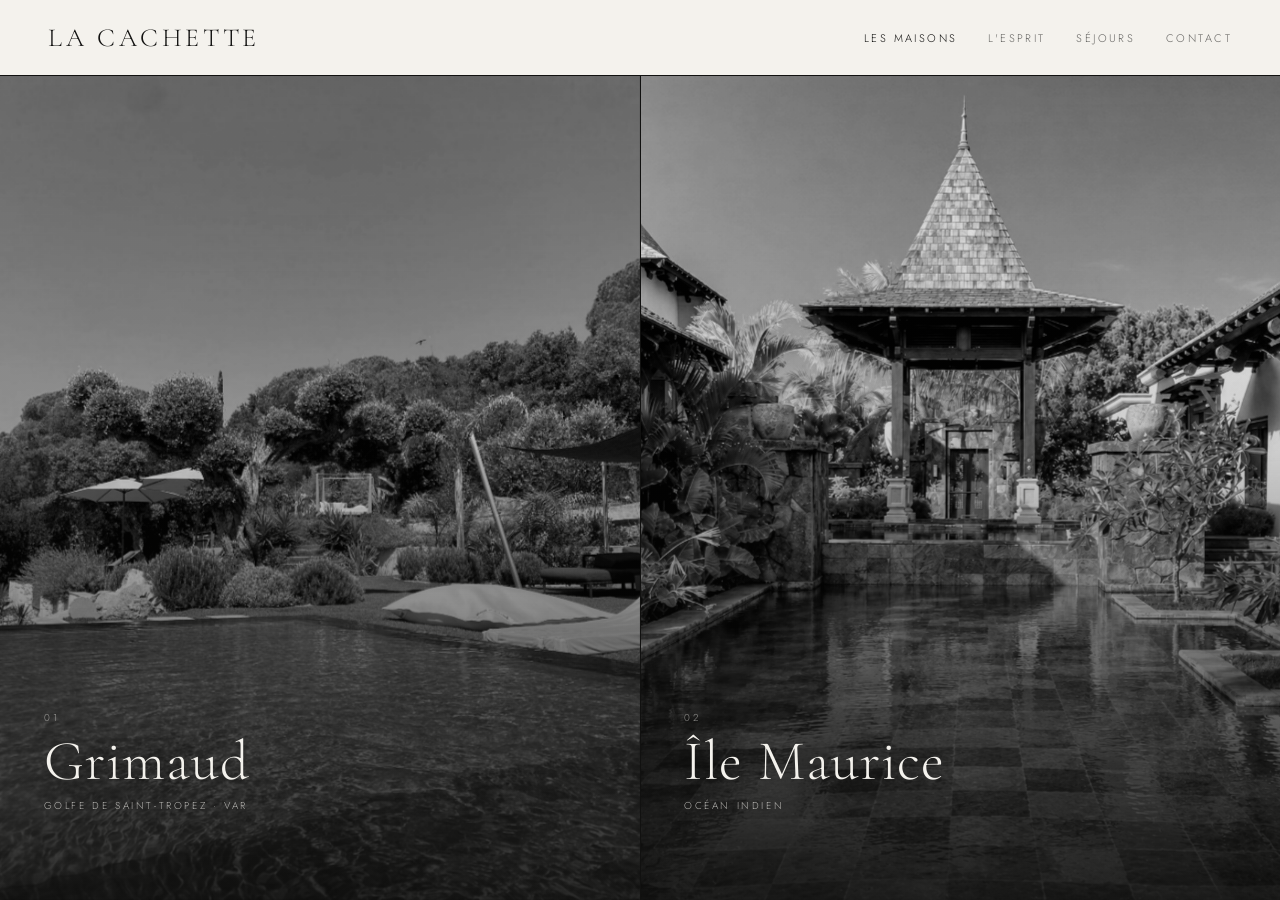
<file: index.html>
<!doctype html>
<html lang="fr">
<head>
<meta charset="utf-8">
<meta name="viewport" content="width=device-width, initial-scale=1">
<meta name="robots" content="noindex, nofollow">
<title>Nos maisons — La Cachette</title>
<meta name="description" content="Deux Cachettes : Grimaud, golfe de Saint-Tropez · Île Maurice, océan Indien.">
<link rel="preconnect" href="https://fonts.googleapis.com">
<link rel="preconnect" href="https://fonts.gstatic.com" crossorigin>
<link href="https://fonts.googleapis.com/css2?family=Cormorant+Garamond:ital,wght@0,300;0,400;1,300&family=Jost:wght@300;400&display=swap" rel="stylesheet">
<link rel="stylesheet" href="assets/style.css?v=1792081322">
</head>
<body>

<header class="entete">
  <a class="marque" href="index.html">La&nbsp;Cachette</a>
  <nav class="nav">
    <a href="index.html" aria-current="page">Les maisons</a>
    <a href="esprit.html">L'esprit</a>
    <a href="sejours.html">Séjours</a>
    <a href="contact.html">Contact</a>
  </nav>
</header>

<main class="maisons colonnes" id="maisons">

  <a class="maison" id="m-grimaud" href="grimaud.html" aria-label="La Cachette Grimaud, golfe de Saint-Tropez">
    <span class="maison__media" data-media>
      <img src="assets/img/grimaud/piscine-jardin.jpg" alt="La Cachette — Grimaud, golfe de Saint-Tropez" loading="eager" decoding="async">
    </span>
    <span class="maison__texte">
      <span class="maison__index">01</span>
      <h2 class="maison__nom">Grimaud</h2>
      <span class="maison__lieu">Golfe de Saint-Tropez · Var</span>
      <span class="maison__lien"><i></i>Découvrir la maison</span>
    </span>
  </a>

  <a class="maison" id="m-maurice" href="ile-maurice.html" aria-label="La Cachette Île Maurice">
    <span class="maison__media" data-media>
      <img src="assets/img/maurice/gazebo-depuis-la-piscine.jpg" alt="La Cachette — Île Maurice" loading="eager" decoding="async">
    </span>
    <span class="maison__texte">
      <span class="maison__index">02</span>
      <h2 class="maison__nom">Île&nbsp;Maurice</h2>
      <span class="maison__lieu">Océan Indien</span>
      <span class="maison__lien"><i></i>Découvrir la maison</span>
    </span>
  </a>


</main>

<script>
  /* Si une photo manque encore, la bande bascule sur son emblème gravé
     et affiche un discret « Photos à venir ». Dépose simplement
     assets/img/grimaud.jpg pour l'activer. */
  document.querySelectorAll('[data-media] img').forEach(function (img) {
    function vide() {
      var media = img.closest('[data-media]');
      if (media.classList.contains('vide')) return;
      media.classList.add('vide');
      var tag = document.createElement('span');
      tag.className = 'maison__bientot';
      tag.textContent = 'Photos à venir';
      media.parentElement.appendChild(tag);
    }
    img.addEventListener('error', vide);
    if (img.complete && img.naturalWidth === 0) vide();
  });

  /* Sur écran tactile il n'y a pas de survol : la bande la plus proche
     du centre de l'écran prend la couleur, les autres restent grises. */
  (function () {
    if (!window.matchMedia('(hover: none)').matches) return;
    var conteneur = document.getElementById('maisons');
    var bandes = Array.prototype.slice.call(conteneur.querySelectorAll('.maison'));
    var enAttente = false;

    function reveler() {
      enAttente = false;
      var centre = window.innerHeight / 2;
      var gagnante = null, meilleure = Infinity;
      bandes.forEach(function (b) {
        var r = b.getBoundingClientRect();
        var d = Math.abs(r.top + r.height / 2 - centre);
        if (d < meilleure) { meilleure = d; gagnante = b; }
      });
      bandes.forEach(function (b) { b.classList.toggle('est-active', b === gagnante); });
      conteneur.classList.toggle('a-une-active', !!gagnante);
    }

    function planifier() {
      if (enAttente) return;
      enAttente = true;
      requestAnimationFrame(reveler);
    }

    window.addEventListener('scroll', planifier, { passive: true });
    window.addEventListener('resize', planifier);
    reveler();
  })();
</script>

</body>
</html>
</file>
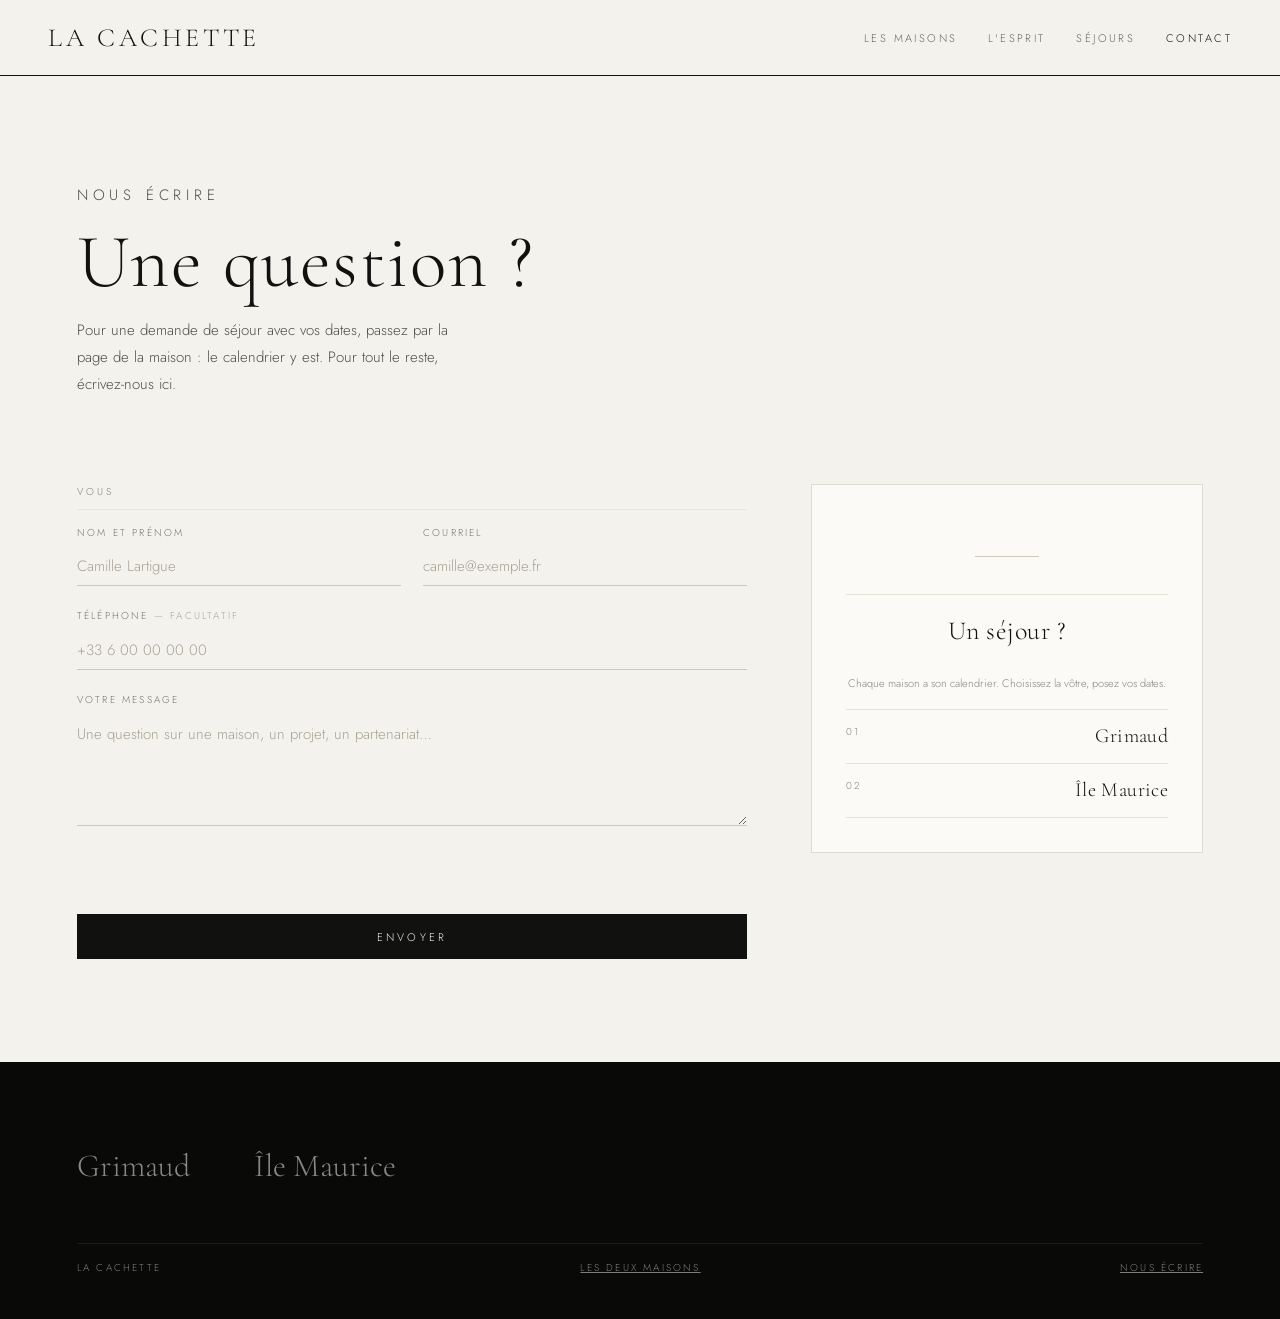
<file: contact.html>
<!doctype html>
<html lang="fr">
<head>
<meta charset="utf-8">
<meta name="viewport" content="width=device-width, initial-scale=1">
<meta name="robots" content="noindex, nofollow">
<title>Nous écrire — La Cachette</title>
<meta name="description" content="Écrire à La Cachette. Les demandes de séjour se font sur la page de chaque maison.">
<link rel="preconnect" href="https://fonts.googleapis.com">
<link rel="preconnect" href="https://fonts.gstatic.com" crossorigin>
<link href="https://fonts.googleapis.com/css2?family=Cormorant+Garamond:ital,wght@0,300;0,400;1,300&family=Jost:wght@300;400&display=swap" rel="stylesheet">
<link rel="stylesheet" href="assets/style.css?v=1792081322">
</head>
<body>

<header class="entete">
  <a class="marque" href="index.html">La&nbsp;Cachette</a>
  <nav class="nav">
    <a href="index.html">Les maisons</a>
    <a href="esprit.html">L'esprit</a>
    <a href="sejours.html">Séjours</a>
    <a href="contact.html" aria-current="page">Contact</a>
  </nav>
</header>

<main class="contact" id="contact">

  <div class="demande__titre">
    <p class="surtitre">Nous écrire</p>
    <h1>Une question ?</h1>
    <p>Pour une demande de séjour avec vos dates, passez par la page de la
    maison : le calendrier y est. Pour tout le reste, écrivez-nous ici.</p>
  </div>

  <div>
    <div class="erreurs" id="erreurs" hidden>
      <strong>Il manque encore quelque chose :</strong>
      <ul id="liste-erreurs"></ul>
    </div>

    <form id="question" novalidate>
      <fieldset class="champs">
        <legend>Vous</legend>
        <div class="duo">
          <label class="champ">
            <span>Nom et prénom</span>
            <input type="text" id="nom" name="nom" autocomplete="name" placeholder="Camille Lartigue">
          </label>
          <label class="champ">
            <span>Courriel</span>
            <input type="email" id="courriel" name="courriel" autocomplete="email" placeholder="camille@exemple.fr">
          </label>
        </div>
        <label class="champ">
          <span>Téléphone <em style="font-style:normal;opacity:.6">— facultatif</em></span>
          <input type="tel" id="telephone" name="telephone" autocomplete="tel" placeholder="+33 6 00 00 00 00">
        </label>
        <label class="champ">
          <span>Votre message</span>
          <textarea id="message" name="message" placeholder="Une question sur une maison, un projet, un partenariat…"></textarea>
        </label>
      </fieldset>

      <button class="envoyer" type="submit">Envoyer</button>
    </form>
  </div>

  <aside class="fiche" aria-label="Demander un séjour">
    <div class="fiche__embleme vide" aria-hidden="true"></div>
    <h2>Un séjour ?</h2>
    <p class="fiche__note" style="margin:0 0 1.4em;text-align:center">Chaque maison a son
    calendrier. Choisissez la vôtre, posez vos dates.</p>
    <dl class="fiche__maisons">
      <div><dt>01</dt><dd><a href="grimaud.html#reserver">Grimaud</a></dd></div>
      <div><dt>02</dt><dd><a href="ile-maurice.html#reserver">Île Maurice</a></dd></div>
    </dl>
  </aside>

</main>

<footer class="pied">
  <nav class="pied__maisons">
    <a href="grimaud.html">Grimaud</a>
    <a href="ile-maurice.html">Île Maurice</a>
  </nav>
  <div class="pied__bas">
    <span>La Cachette</span>
    <span><a href="index.html">Les deux maisons</a></span>
    <span><a href="contact.html">Nous écrire</a></span>
  </div>
</footer>

<script src="assets/config.js?v=1792081322"></script>
<script>
(function () {
  var form = document.getElementById('question');
  var boiteErreurs = document.getElementById('erreurs');
  var listeErreurs = document.getElementById('liste-erreurs');
  var ADRESSE = window.ADRESSE || '';
  var POINT_DE_COLLECTE = window.POINT_DE_COLLECTE || '';

  function verifier() {
    var manques = [];
    if (!document.getElementById('nom').value.trim()) manques.push('votre nom');
    var courriel = document.getElementById('courriel');
    if (!courriel.value.trim() || !/^[^@\s]+@[^@\s.]+\.[^@\s]+$/.test(courriel.value.trim())) {
      manques.push('un courriel valide');
    }
    if (!document.getElementById('message').value.trim()) manques.push('votre message');
    return manques;
  }

  function texte() {
    var d = new FormData(form);
    var lignes = ['Nom         : ' + d.get('nom'), 'Courriel    : ' + d.get('courriel')];
    if (d.get('telephone').trim()) lignes.push('Téléphone   : ' + d.get('telephone'));
    lignes.push('', d.get('message').trim());
    return lignes.join('\n');
  }

  function confirmer() {
    var corps = texte();
    var objet = 'Message — La Cachette';
    var entete = document.querySelector('.demande__titre');

    var bloc = document.createElement('section');
    bloc.className = 'recap';
    bloc.innerHTML =
      '<p class="surtitre">Dernière étape</p>' +
      '<h2>Votre message est prêt</h2>' +
      '<p>Relisez-le, puis envoyez-le. Nous vous répondons à l’adresse que vous ' +
      'venez d’indiquer.</p>' +
      '<pre></pre>' +
      '<div class="recap__actions">' +
      '  <button class="envoyer" type="button" id="r-envoyer">Envoyer</button>' +
      '  <button class="bouton-fin" type="button" id="r-copier">Copier le message</button>' +
      '  <button class="bouton-fin" type="button" id="r-modifier">Modifier</button>' +
      '</div>' +
      '<p class="recap__etat" id="r-etat"></p>';
    bloc.querySelector('pre').textContent = corps;

    entete.hidden = true;
    form.hidden = true;
    boiteErreurs.hidden = true;
    form.parentElement.appendChild(bloc);
    window.scrollTo({ top: 0, behavior: 'smooth' });

    var etat = document.getElementById('r-etat');

    document.getElementById('r-envoyer').addEventListener('click', function () {
      if (POINT_DE_COLLECTE) {
        fetch(POINT_DE_COLLECTE, { method: 'POST', body: new FormData(form) })
          .then(function (r) {
            etat.textContent = r.ok
              ? 'Message envoyé. Merci — nous revenons vers vous rapidement.'
              : 'L’envoi a échoué. Copiez le message et écrivez-nous directement.';
          })
          .catch(function () {
            etat.textContent = 'L’envoi a échoué. Copiez le message et écrivez-nous directement.';
          });
      } else if (ADRESSE) {
        window.location.href = 'mailto:' + ADRESSE +
          '?subject=' + encodeURIComponent(objet) +
          '&body=' + encodeURIComponent(corps);
        etat.textContent = 'Votre message vous attend dans votre logiciel de courrier — ' +
          'il reste à l’envoyer.';
      } else {
        etat.textContent = 'Aucune adresse de destination n’est encore configurée sur ce ' +
          'site. Copiez le message en attendant. (À renseigner dans assets/config.js.)';
      }
    });

    document.getElementById('r-copier').addEventListener('click', function () {
      navigator.clipboard.writeText(objet + '\n\n' + corps).then(function () {
        etat.textContent = 'Message copié dans le presse-papiers.';
      }, function () {
        etat.textContent = 'La copie automatique a été refusée par le navigateur — ' +
          'sélectionnez le texte ci-dessus.';
      });
    });

    document.getElementById('r-modifier').addEventListener('click', function () {
      bloc.remove();
      form.hidden = false;
      entete.hidden = false;
      window.scrollTo({ top: 0, behavior: 'smooth' });
    });
  }

  form.addEventListener('submit', function (e) {
    e.preventDefault();
    var manques = verifier();
    if (manques.length) {
      listeErreurs.innerHTML = '';
      manques.forEach(function (m) {
        var li = document.createElement('li');
        li.textContent = m;
        listeErreurs.appendChild(li);
      });
      boiteErreurs.hidden = false;
      boiteErreurs.scrollIntoView({ behavior: 'smooth', block: 'center' });
      return;
    }
    boiteErreurs.hidden = true;
    confirmer();
  });
})();
</script>

</body>
</html>
</file>
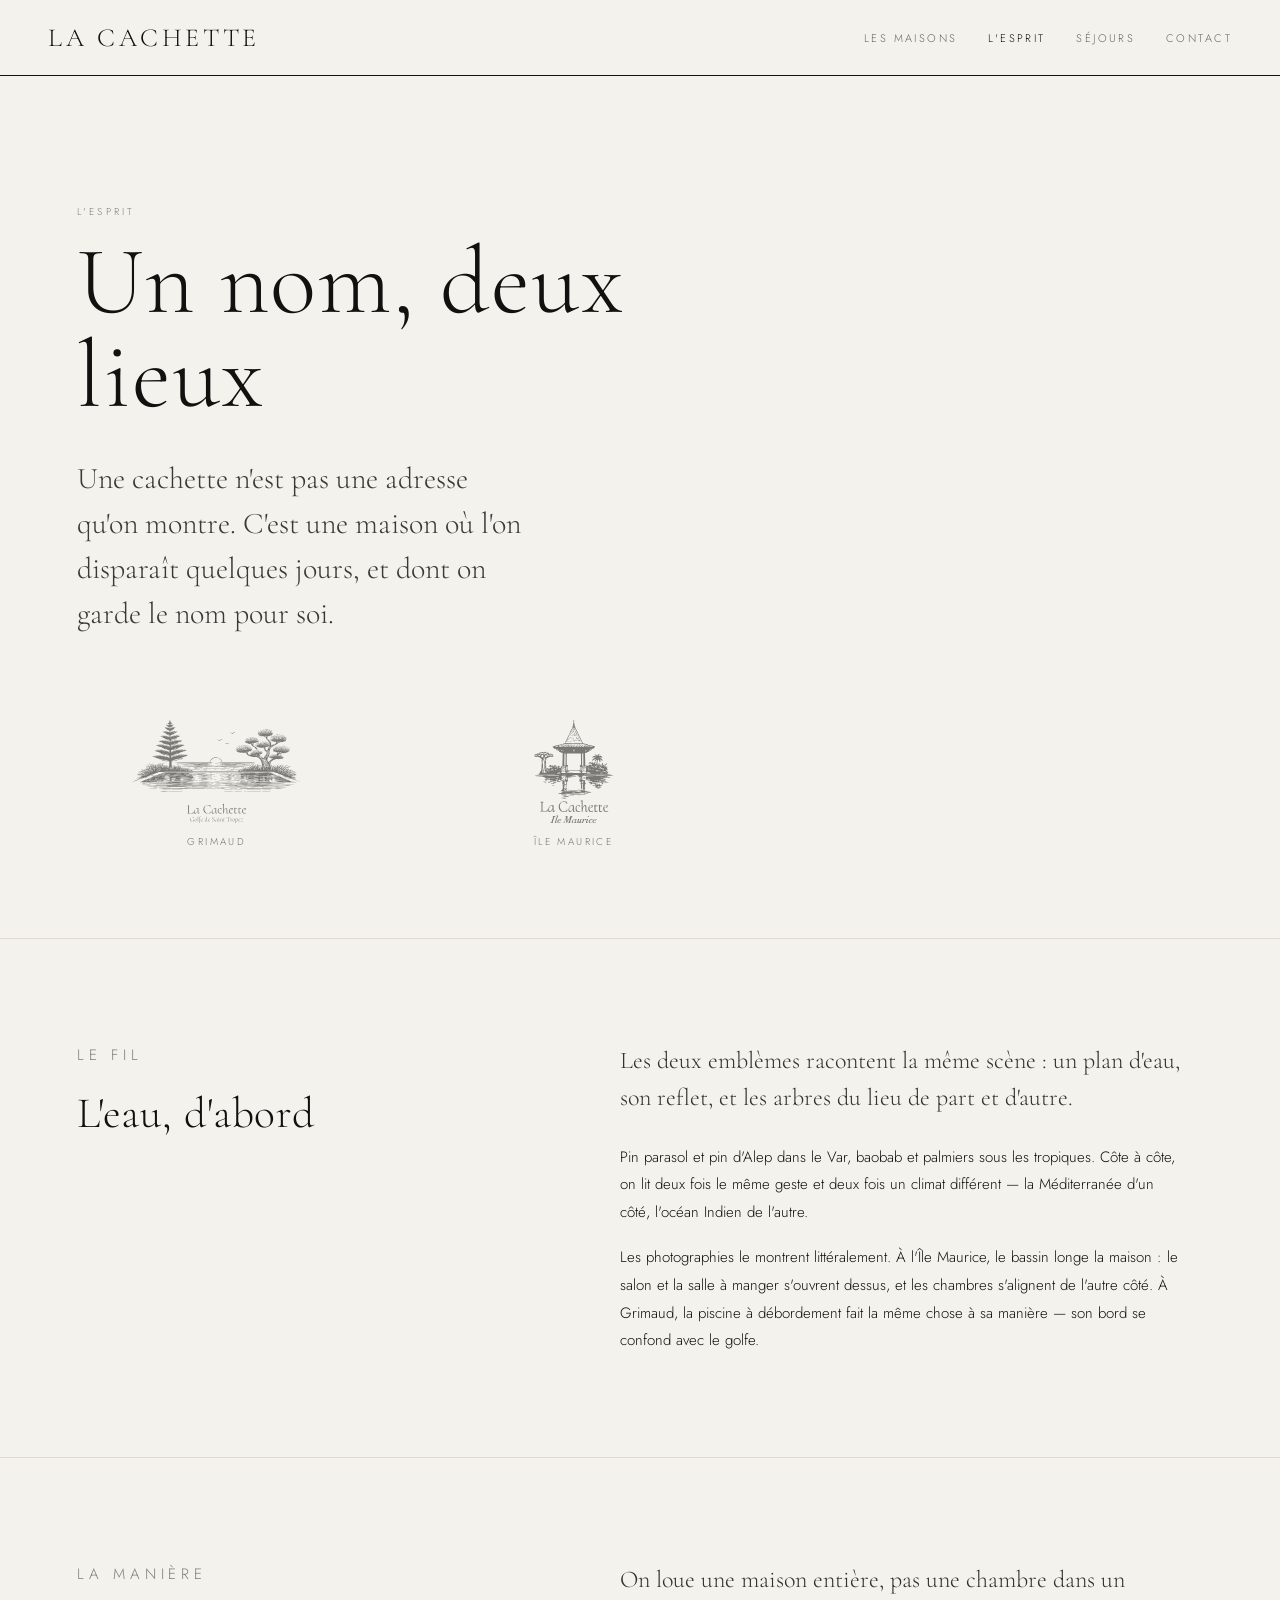
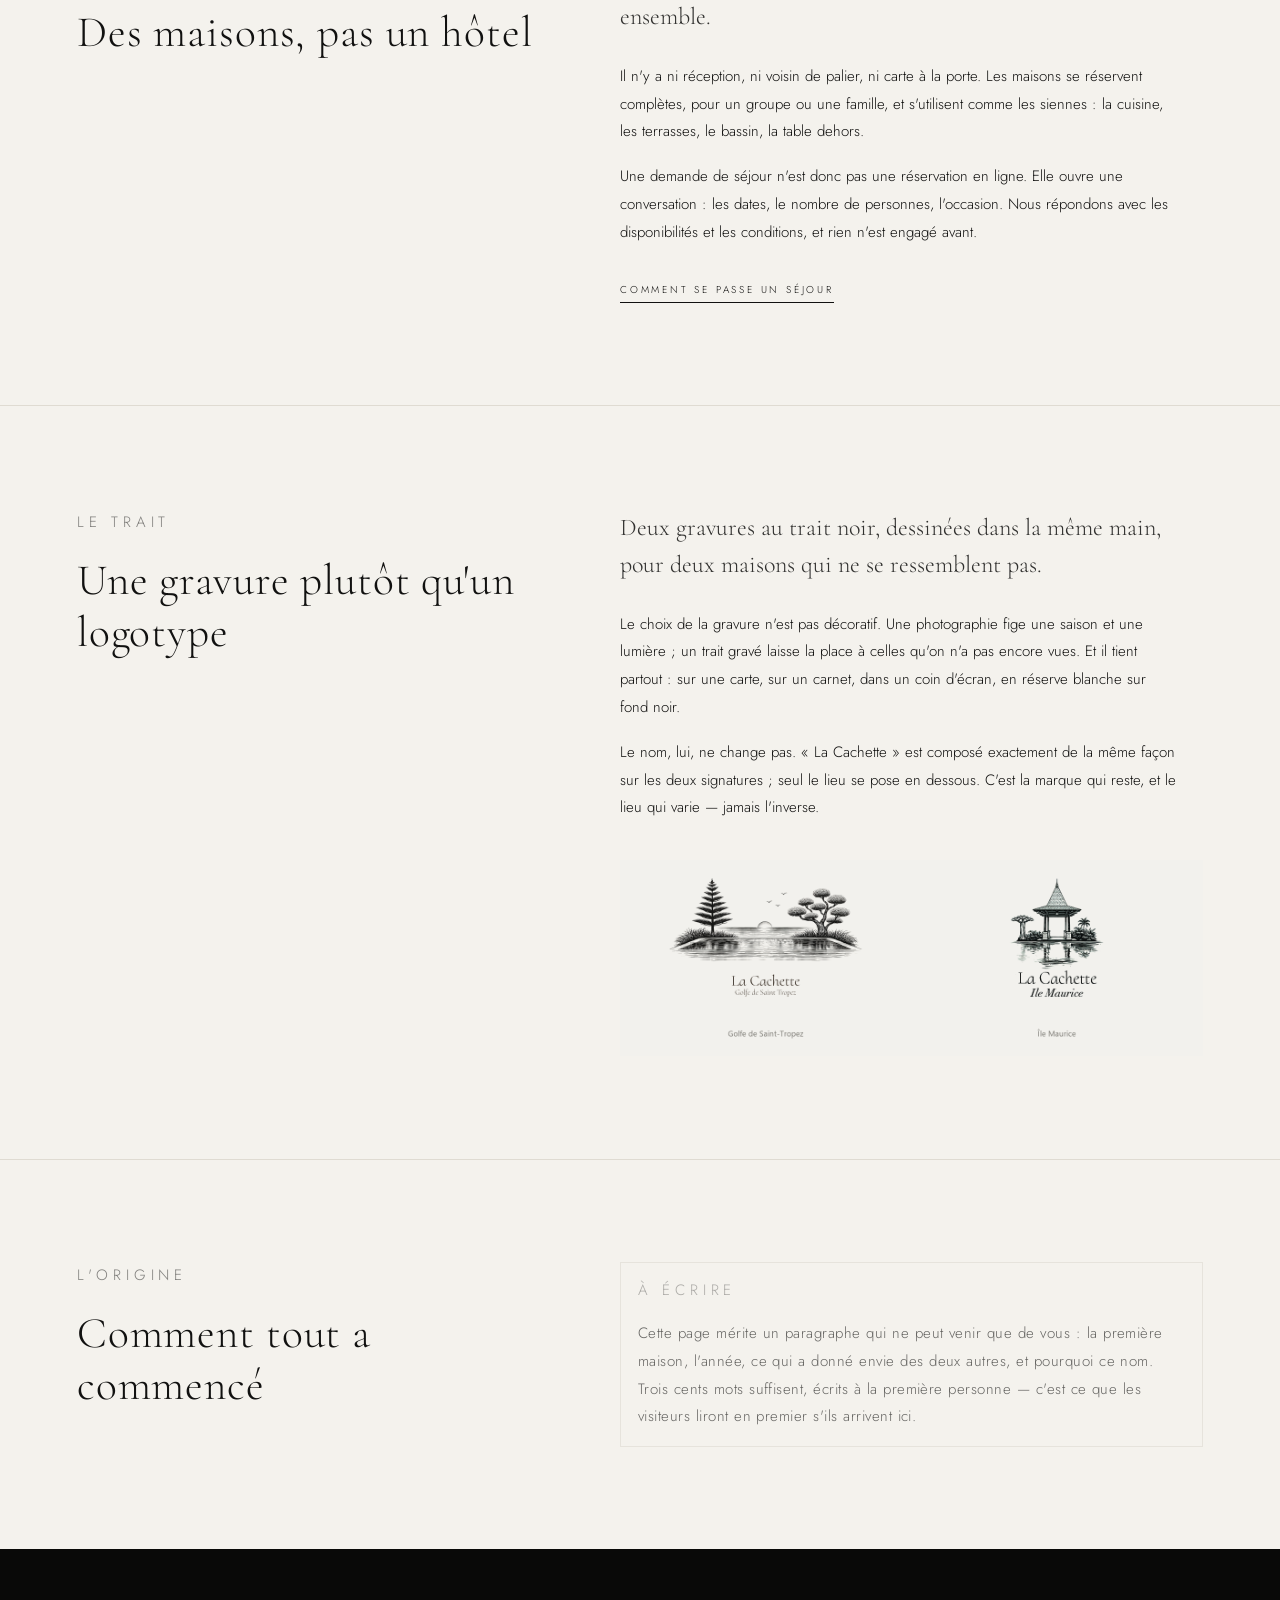
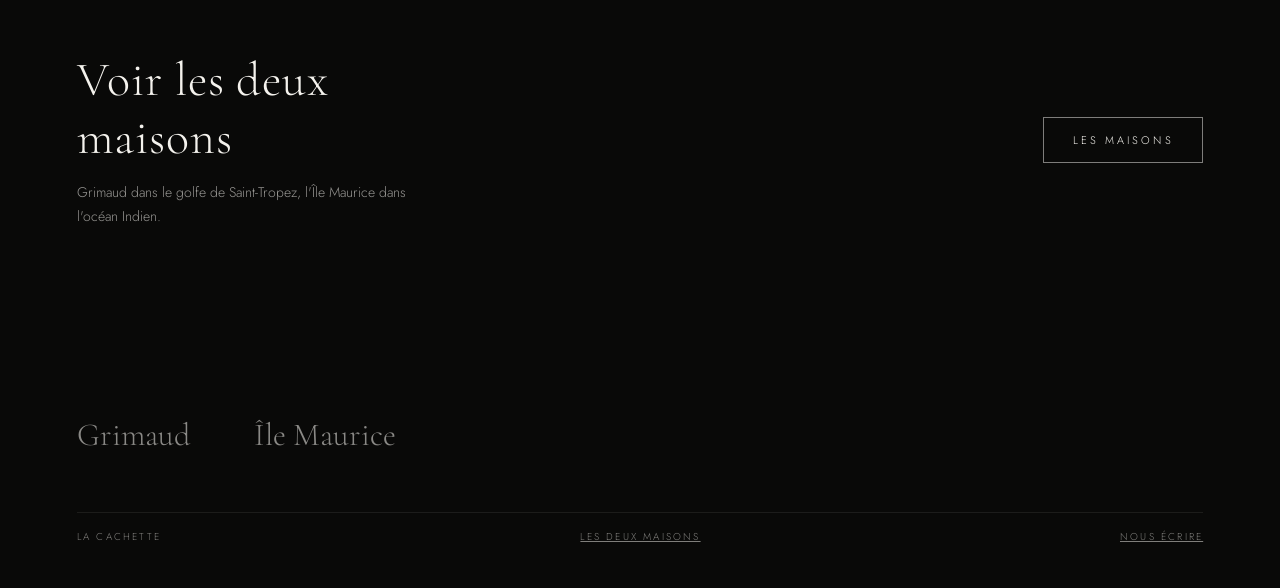
<file: esprit.html>
<!doctype html>
<html lang="fr">
<head>
<meta charset="utf-8">
<meta name="viewport" content="width=device-width, initial-scale=1">
<meta name="robots" content="noindex, nofollow">
<title>L'esprit — La Cachette</title>
<meta name="description" content="Ce qui relie les deux Cachettes : Grimaud et l'Île Maurice. Un nom, deux lieux, la même idée.">
<link rel="preconnect" href="https://fonts.googleapis.com">
<link rel="preconnect" href="https://fonts.gstatic.com" crossorigin>
<link href="https://fonts.googleapis.com/css2?family=Cormorant+Garamond:ital,wght@0,300;0,400;1,300&family=Jost:wght@300;400&display=swap" rel="stylesheet">
<link rel="stylesheet" href="assets/style.css?v=1792081322">
</head>
<body>

<header class="entete">
  <a class="marque" href="index.html">La&nbsp;Cachette</a>
  <nav class="nav">
    <a href="index.html">Les maisons</a>
    <a href="esprit.html" aria-current="page">L'esprit</a>
    <a href="sejours.html">Séjours</a>
    <a href="contact.html">Contact</a>
  </nav>
</header>

<main>

  <section class="ouverture">
    <p class="surtitre">L'esprit</p>
    <h1>Un nom, deux lieux</h1>
    <p class="ouverture__phrase">Une cachette n'est pas une adresse qu'on montre.
    C'est une maison où l'on disparaît quelques jours, et dont on garde le nom
    pour soi.</p>

    <div class="rangee-emblemes">
      <a href="grimaud.html" class="c-grimaud">
        <i aria-hidden="true"></i><span>Grimaud</span>
      </a>
      <a href="ile-maurice.html" class="c-maurice">
        <i aria-hidden="true"></i><span>Île Maurice</span>
      </a>
    </div>
  </section>

  <section class="bloc propos">
    <div>
      <p class="surtitre">Le fil</p>
      <h2 style="font-family:var(--serif);font-weight:300;font-size:clamp(26px,3.4vw,44px);margin:0;letter-spacing:.02em">L'eau, d'abord</h2>
    </div>
    <div>
      <p class="avant">Les deux emblèmes racontent la même scène : un plan
      d'eau, son reflet, et les arbres du lieu de part et d'autre.</p>
      <p>Pin parasol et pin d'Alep dans le Var, baobab et palmiers sous les
      tropiques. Côte à côte, on lit deux fois le même geste et deux fois un
      climat différent — la Méditerranée d'un côté, l'océan Indien de l'autre.</p>
      <p>Les photographies le montrent littéralement. À l'Île Maurice, le bassin
      longe la maison : le salon et la salle à manger s'ouvrent dessus, et les
      chambres s'alignent de l'autre côté. À Grimaud, la piscine à débordement
      fait la même chose à sa manière — son bord se confond avec le golfe.</p>
    </div>
  </section>

  <section class="bloc propos">
    <div>
      <p class="surtitre">La manière</p>
      <h2 style="font-family:var(--serif);font-weight:300;font-size:clamp(26px,3.4vw,44px);margin:0;letter-spacing:.02em">Des maisons, pas un hôtel</h2>
    </div>
    <div>
      <p class="avant">On loue une maison entière, pas une chambre dans un
      ensemble.</p>
      <p>Il n'y a ni réception, ni voisin de palier, ni carte à la porte. Les
      maisons se réservent complètes, pour un groupe ou une famille, et
      s'utilisent comme les siennes : la cuisine, les terrasses, le bassin, la
      table dehors.</p>
      <p>Une demande de séjour n'est donc pas une réservation en ligne. Elle
      ouvre une conversation : les dates, le nombre de personnes, l'occasion.
      Nous répondons avec les disponibilités et les conditions, et rien n'est
      engagé avant.</p>
      <p style="margin-top:1.9em"><a href="sejours.html" style="color:inherit;font-size:10px;letter-spacing:.28em;text-transform:uppercase;text-decoration:none;border-bottom:1px solid currentColor;padding-bottom:.5em">Comment se passe un séjour</a></p>
    </div>
  </section>

  <section class="bloc propos">
    <div>
      <p class="surtitre">Le trait</p>
      <h2 style="font-family:var(--serif);font-weight:300;font-size:clamp(26px,3.4vw,44px);margin:0;letter-spacing:.02em">Une gravure plutôt qu'un logotype</h2>
    </div>
    <div>
      <p class="avant">Deux gravures au trait noir, dessinées dans la même main,
      pour deux maisons qui ne se ressemblent pas.</p>
      <p>Le choix de la gravure n'est pas décoratif. Une photographie fige une
      saison et une lumière ; un trait gravé laisse la place à celles qu'on n'a
      pas encore vues. Et il tient partout : sur une carte, sur un carnet, dans
      un coin d'écran, en réserve blanche sur fond noir.</p>
      <p>Le nom, lui, ne change pas. « La Cachette » est composé exactement de
      la même façon sur les deux signatures ; seul le lieu se pose en dessous.
      C'est la marque qui reste, et le lieu qui varie — jamais l'inverse.</p>
      <img src="logos-planche.png" alt="Les deux signatures gravées à la même échelle : Golfe de Saint-Tropez, Île Maurice" style="display:block;width:100%;margin-top:2.4em" loading="lazy" decoding="async">
    </div>
  </section>

  <section class="bloc propos">
    <div>
      <p class="surtitre">L'origine</p>
      <h2 style="font-family:var(--serif);font-weight:300;font-size:clamp(26px,3.4vw,44px);margin:0;letter-spacing:.02em">Comment tout a commencé</h2>
    </div>
    <div class="arediger">
      <p class="surtitre" style="margin:0 0 1em">À écrire</p>
      <p style="margin:0">Cette page mérite un paragraphe qui ne peut venir que
      de vous : la première maison, l'année, ce qui a donné envie des deux
      autres, et pourquoi ce nom. Trois cents mots suffisent, écrits à la
      première personne — c'est ce que les visiteurs liront en premier s'ils
      arrivent ici.</p>
    </div>
  </section>

</main>

<section class="appel">
  <div>
    <h2>Voir les deux maisons</h2>
    <p>Grimaud dans le golfe de Saint-Tropez, l'Île Maurice dans l'océan
    Indien.</p>
  </div>
  <a href="index.html">Les maisons</a>
</section>

<footer class="pied">
  <nav class="pied__maisons">
    <a href="grimaud.html">Grimaud</a>
    <a href="ile-maurice.html">Île Maurice</a>
  </nav>
  <div class="pied__bas">
    <span>La Cachette</span>
    <span><a href="index.html">Les deux maisons</a></span>
    <span><a href="contact.html">Nous écrire</a></span>
  </div>
</footer>

</body>
</html>
</file>
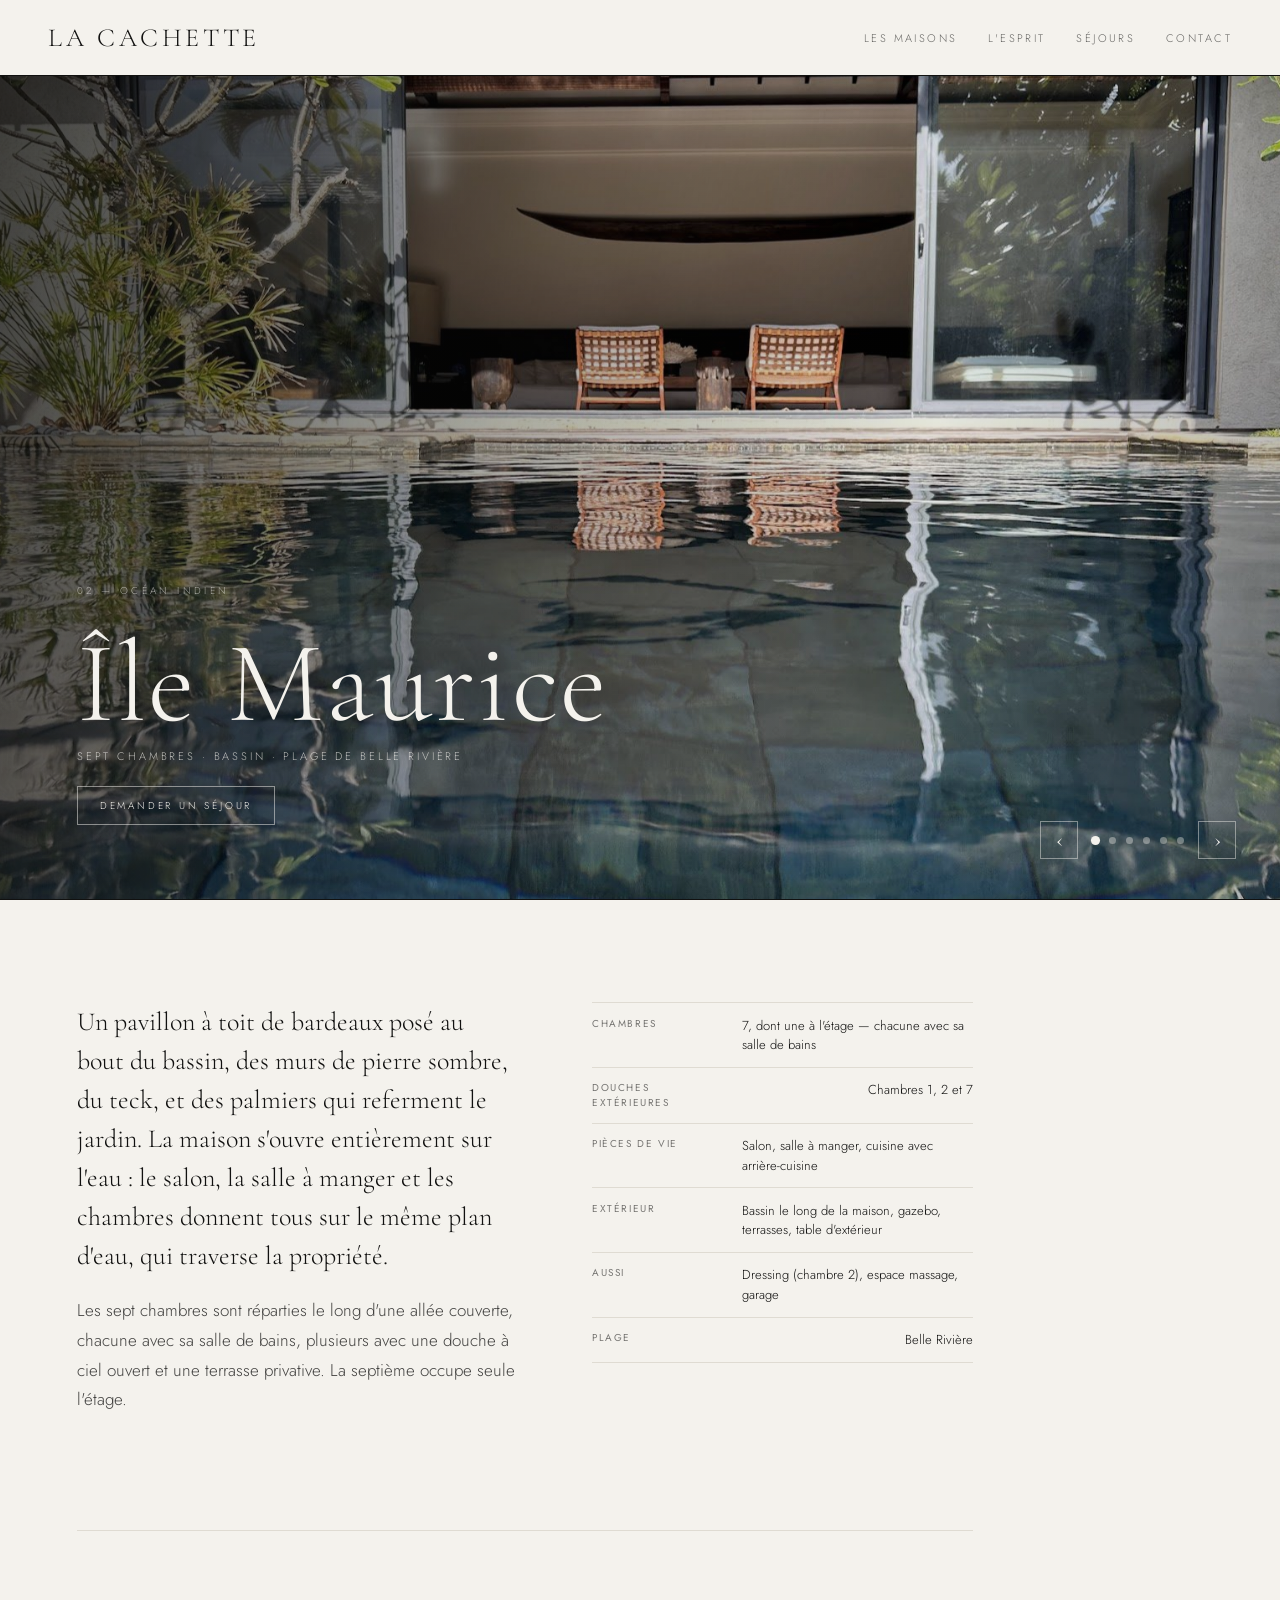
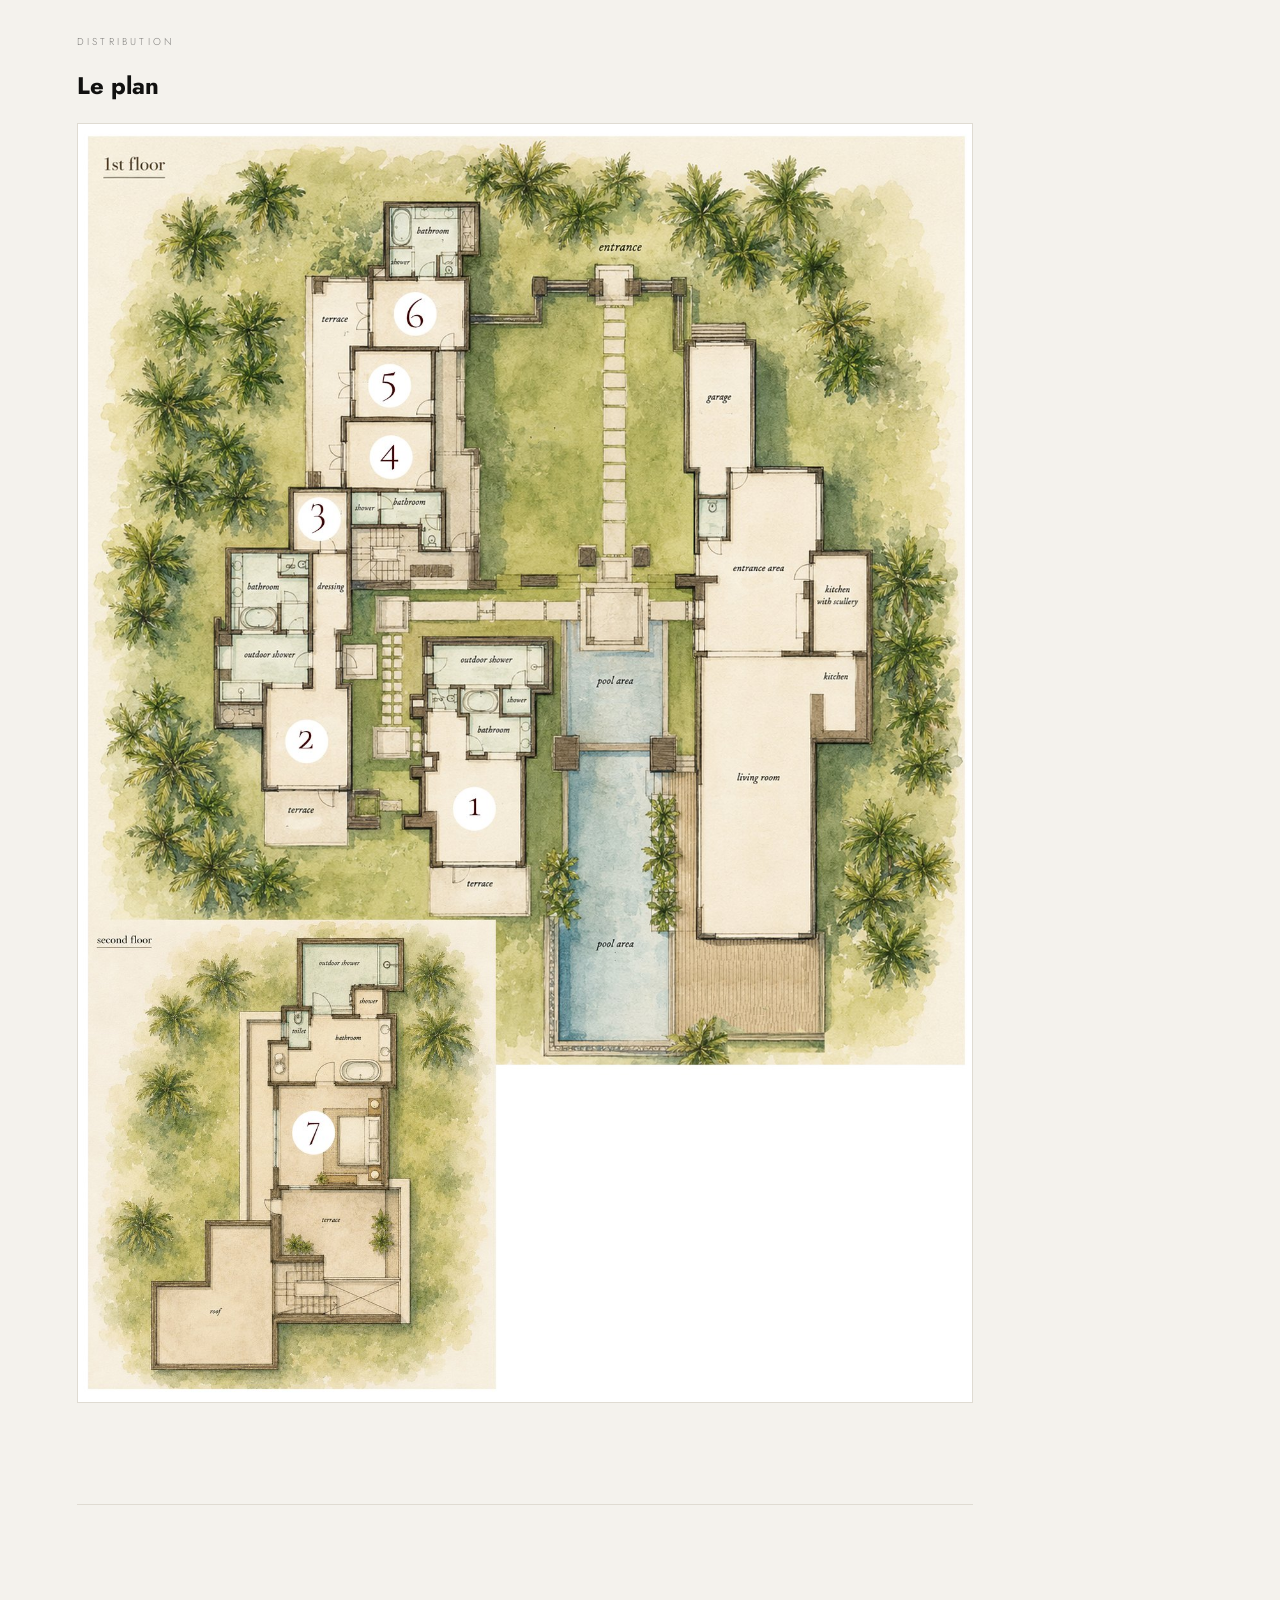
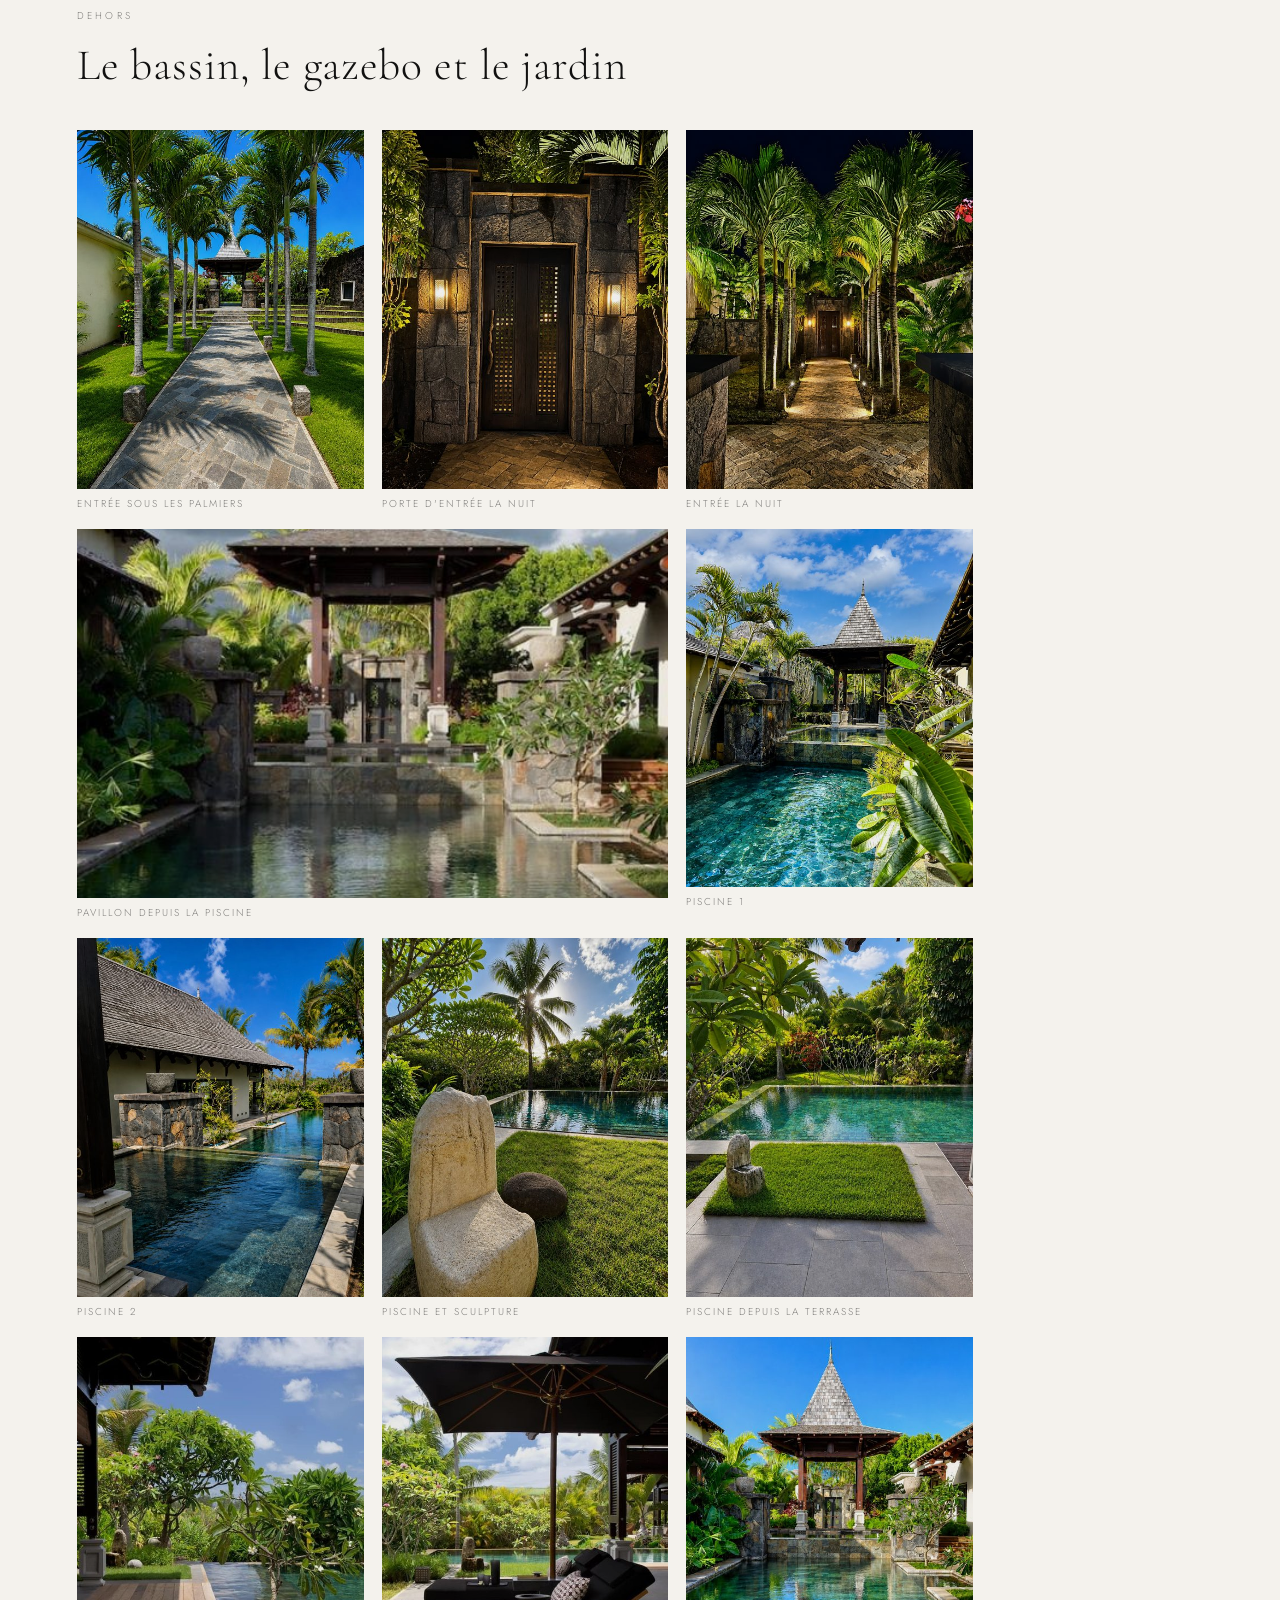
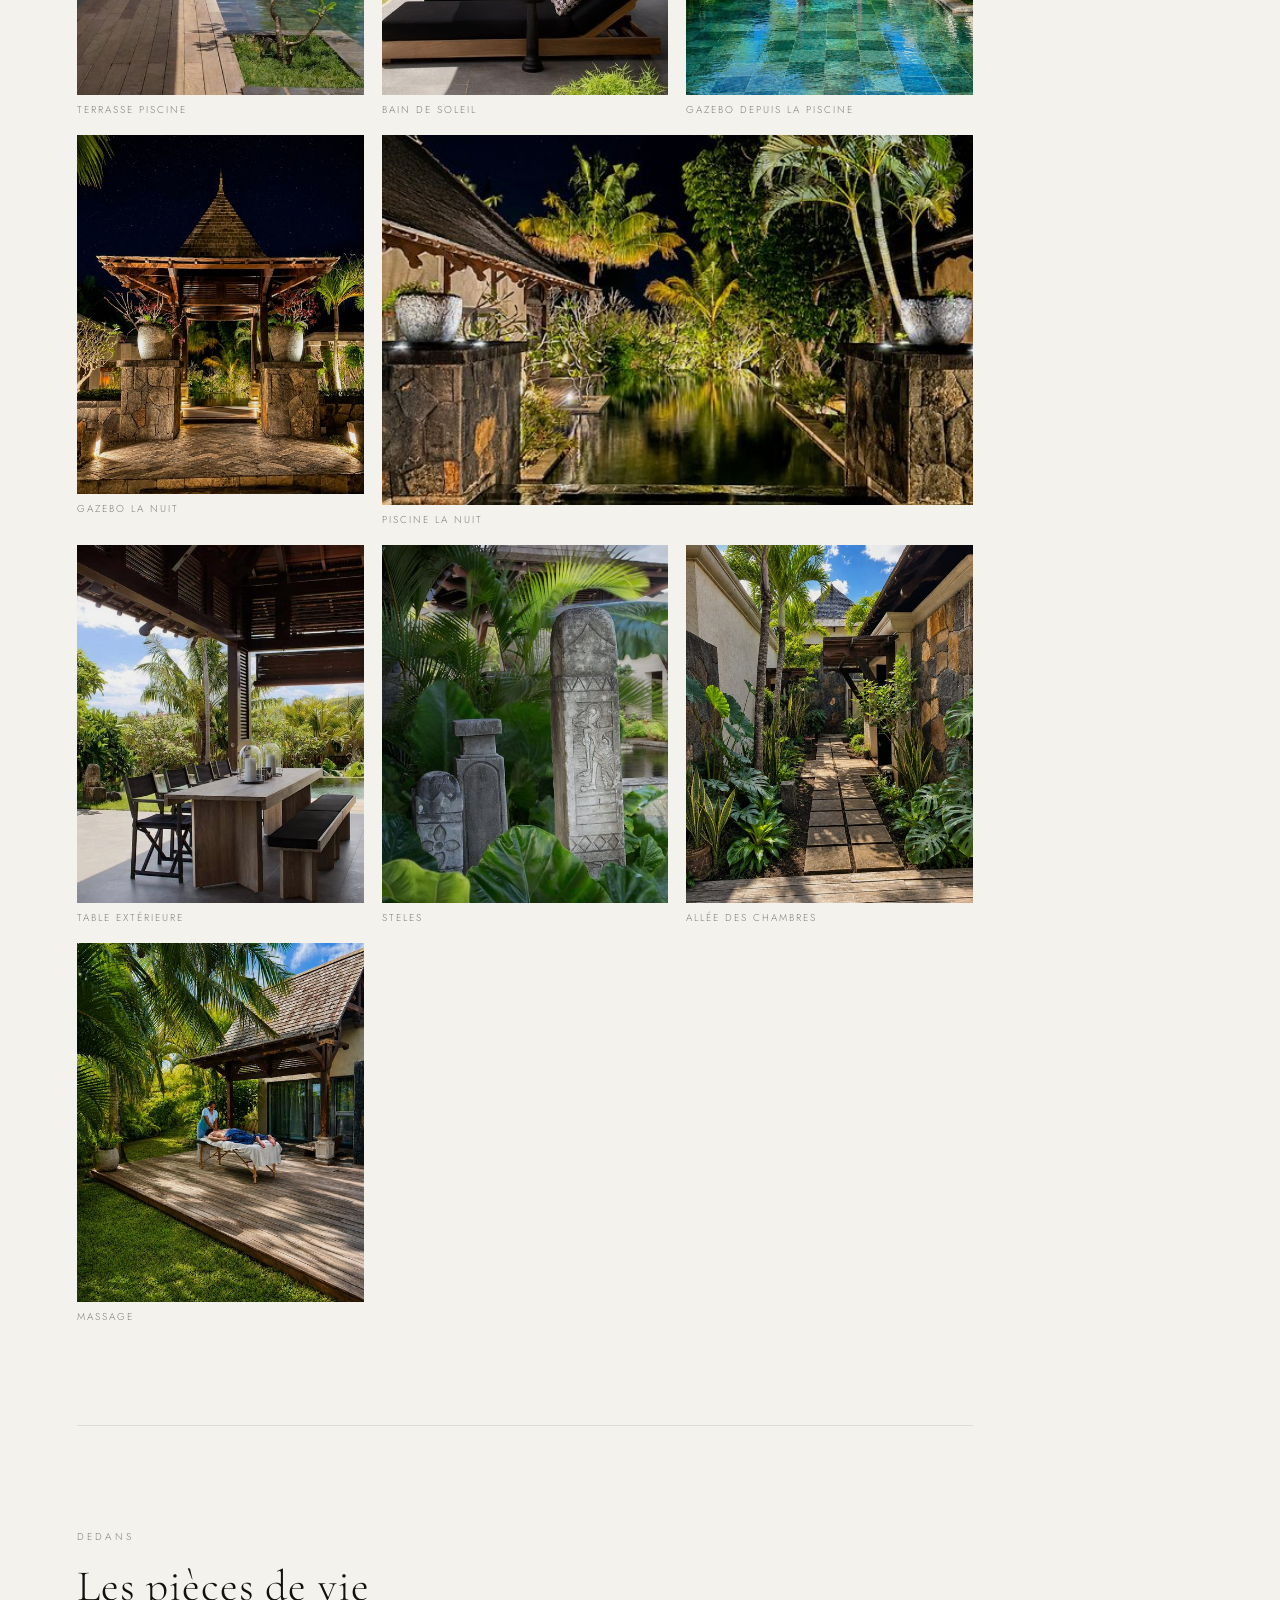
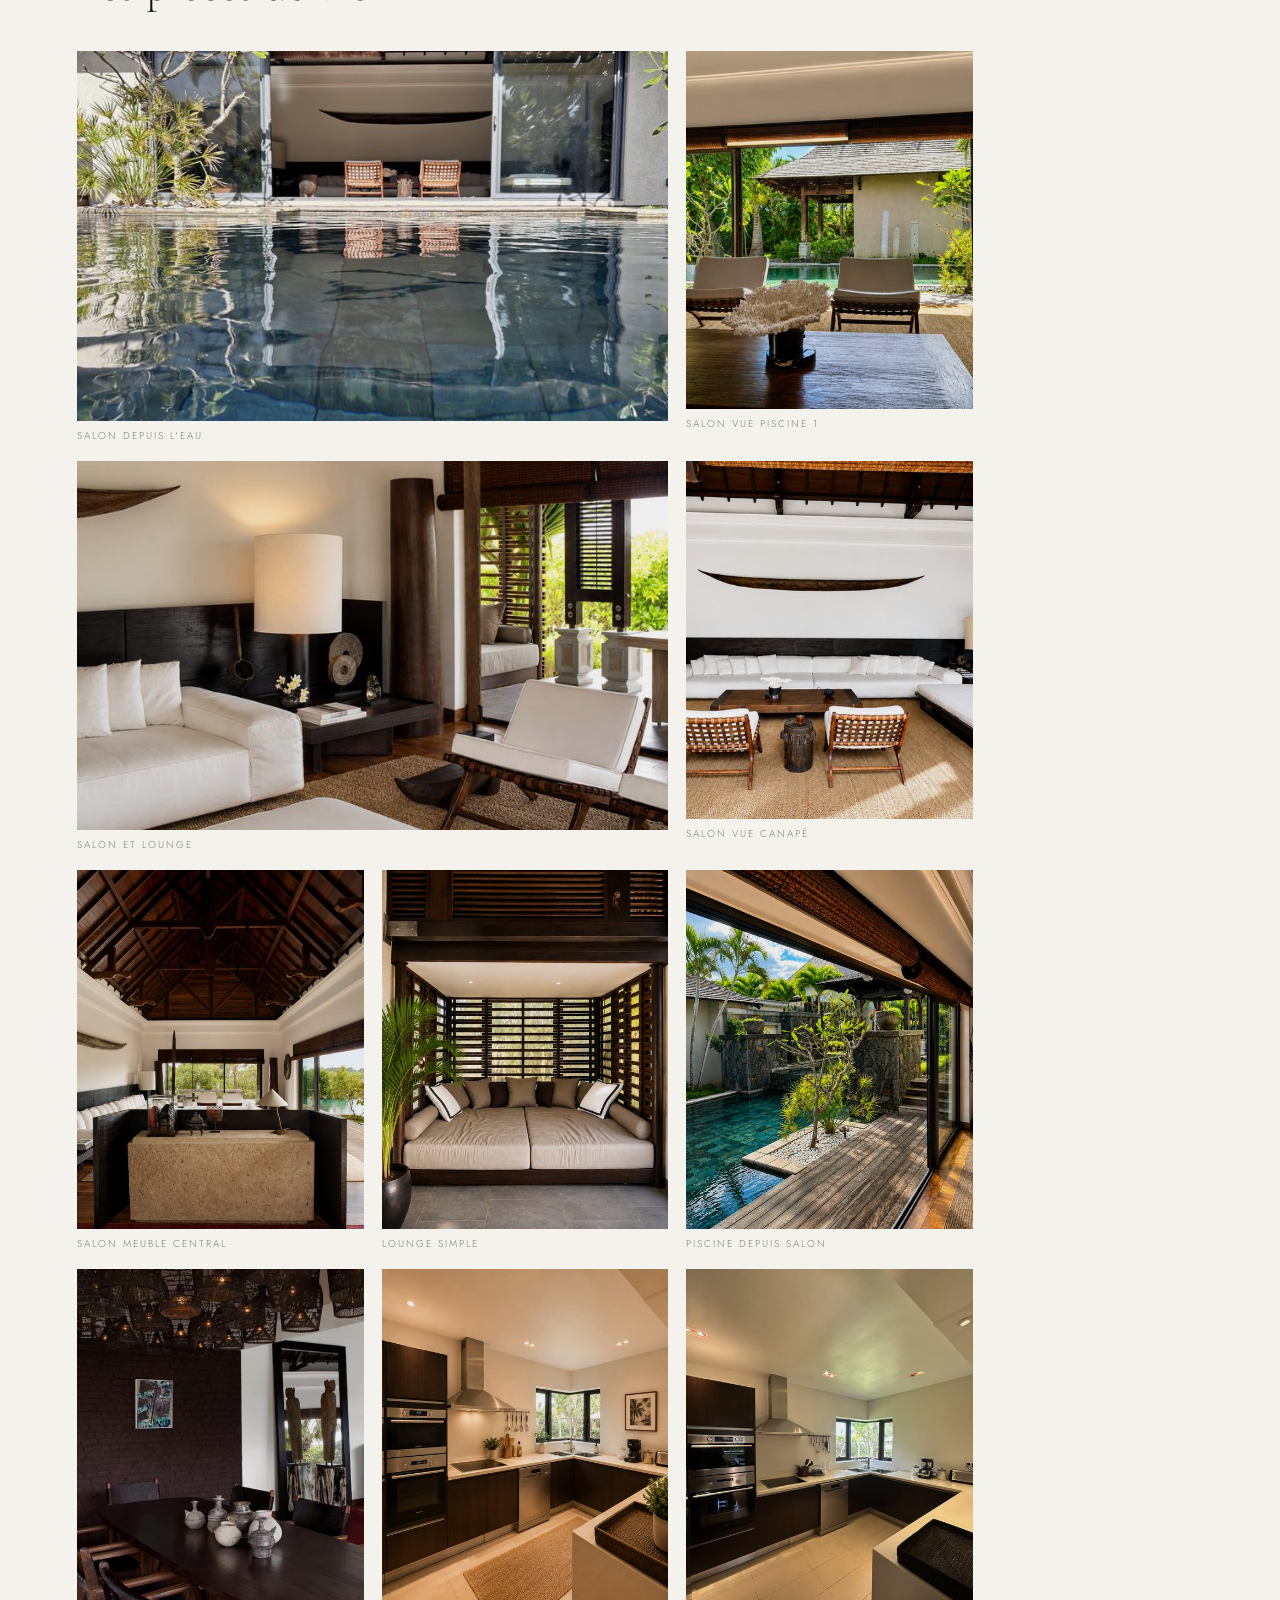
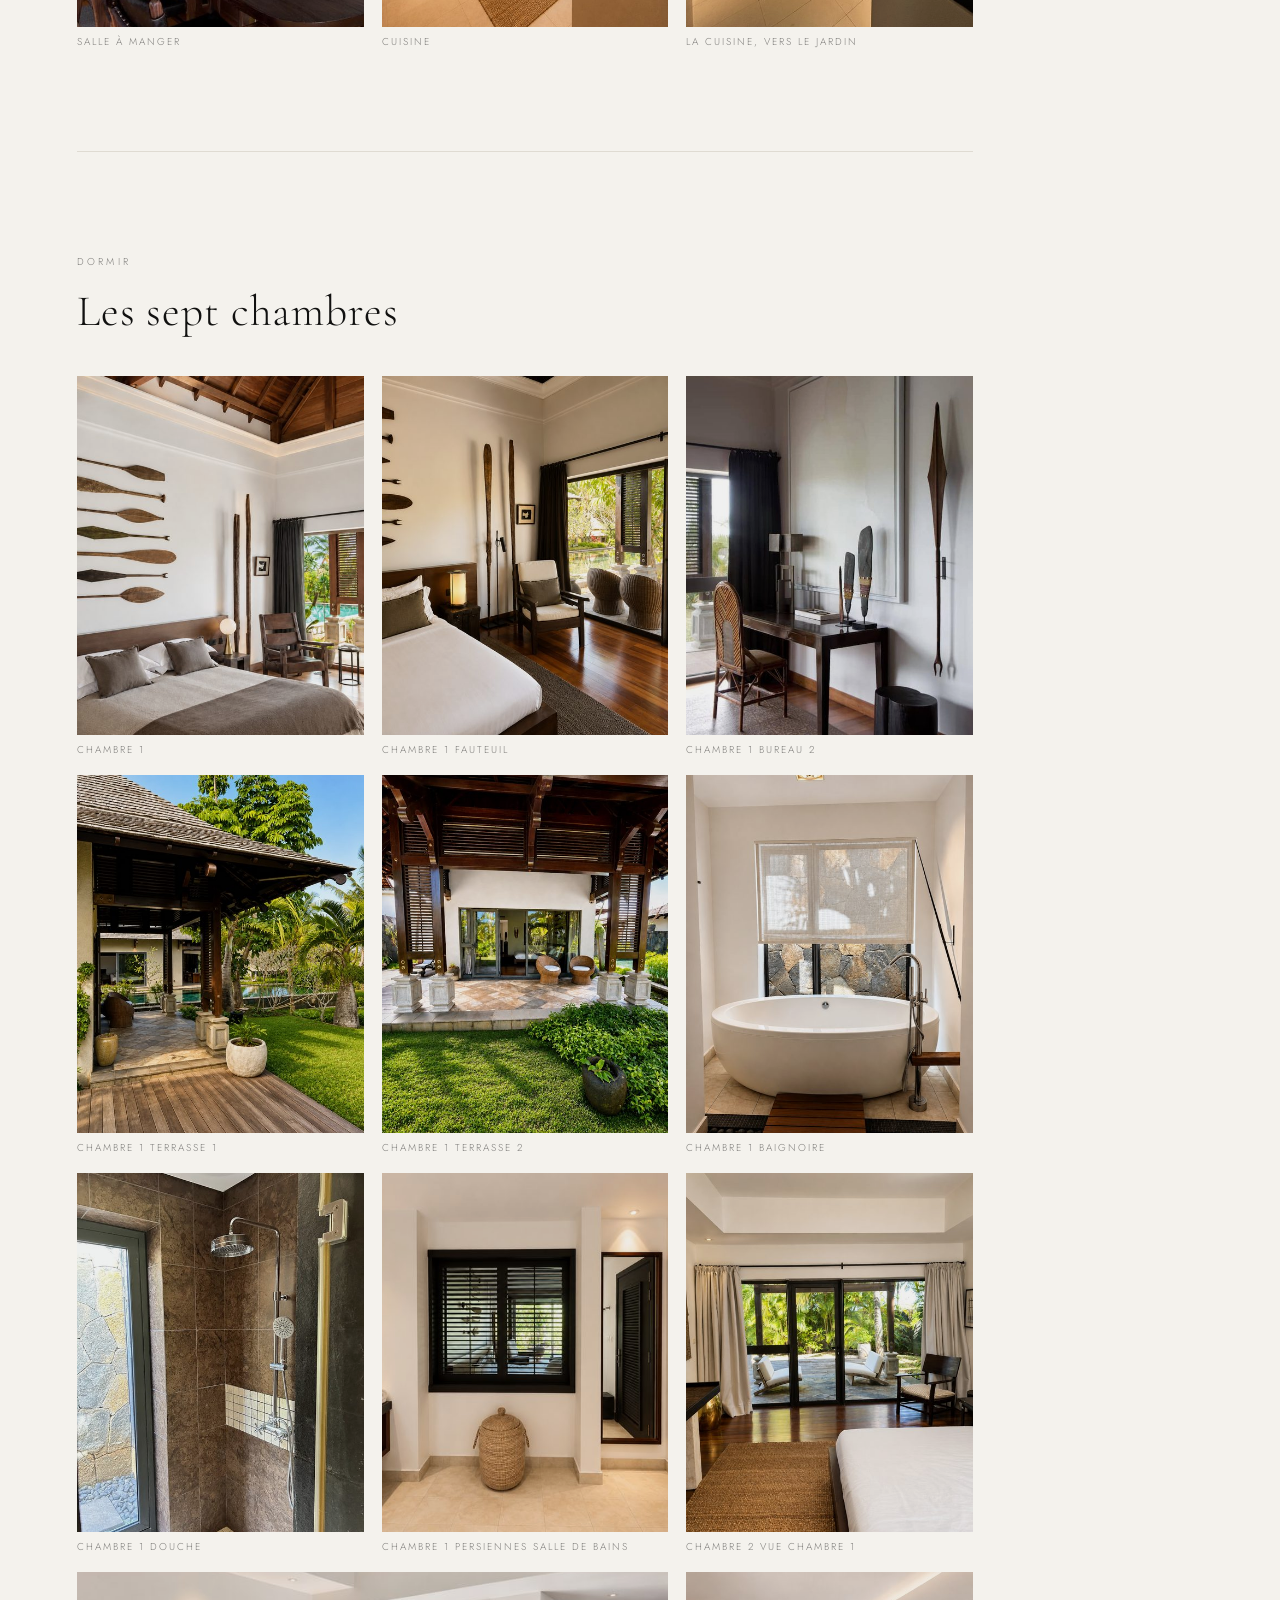
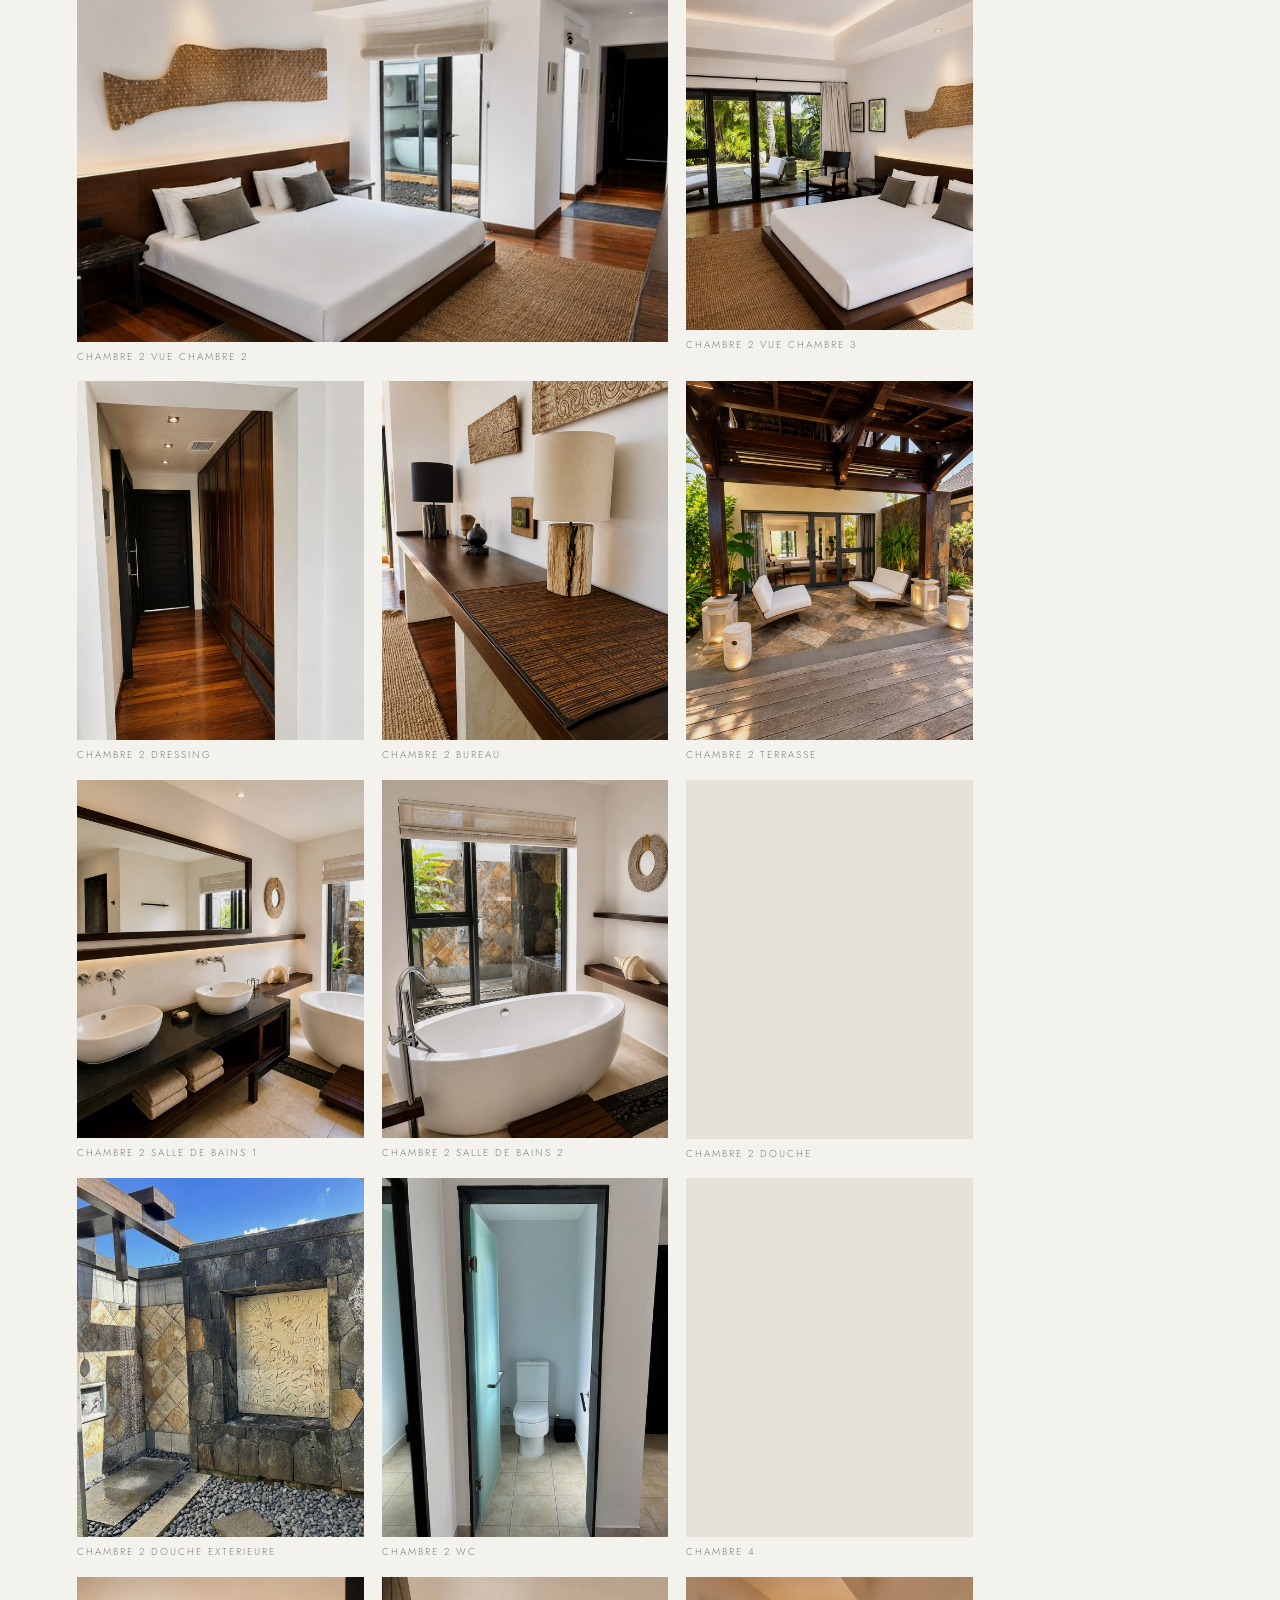
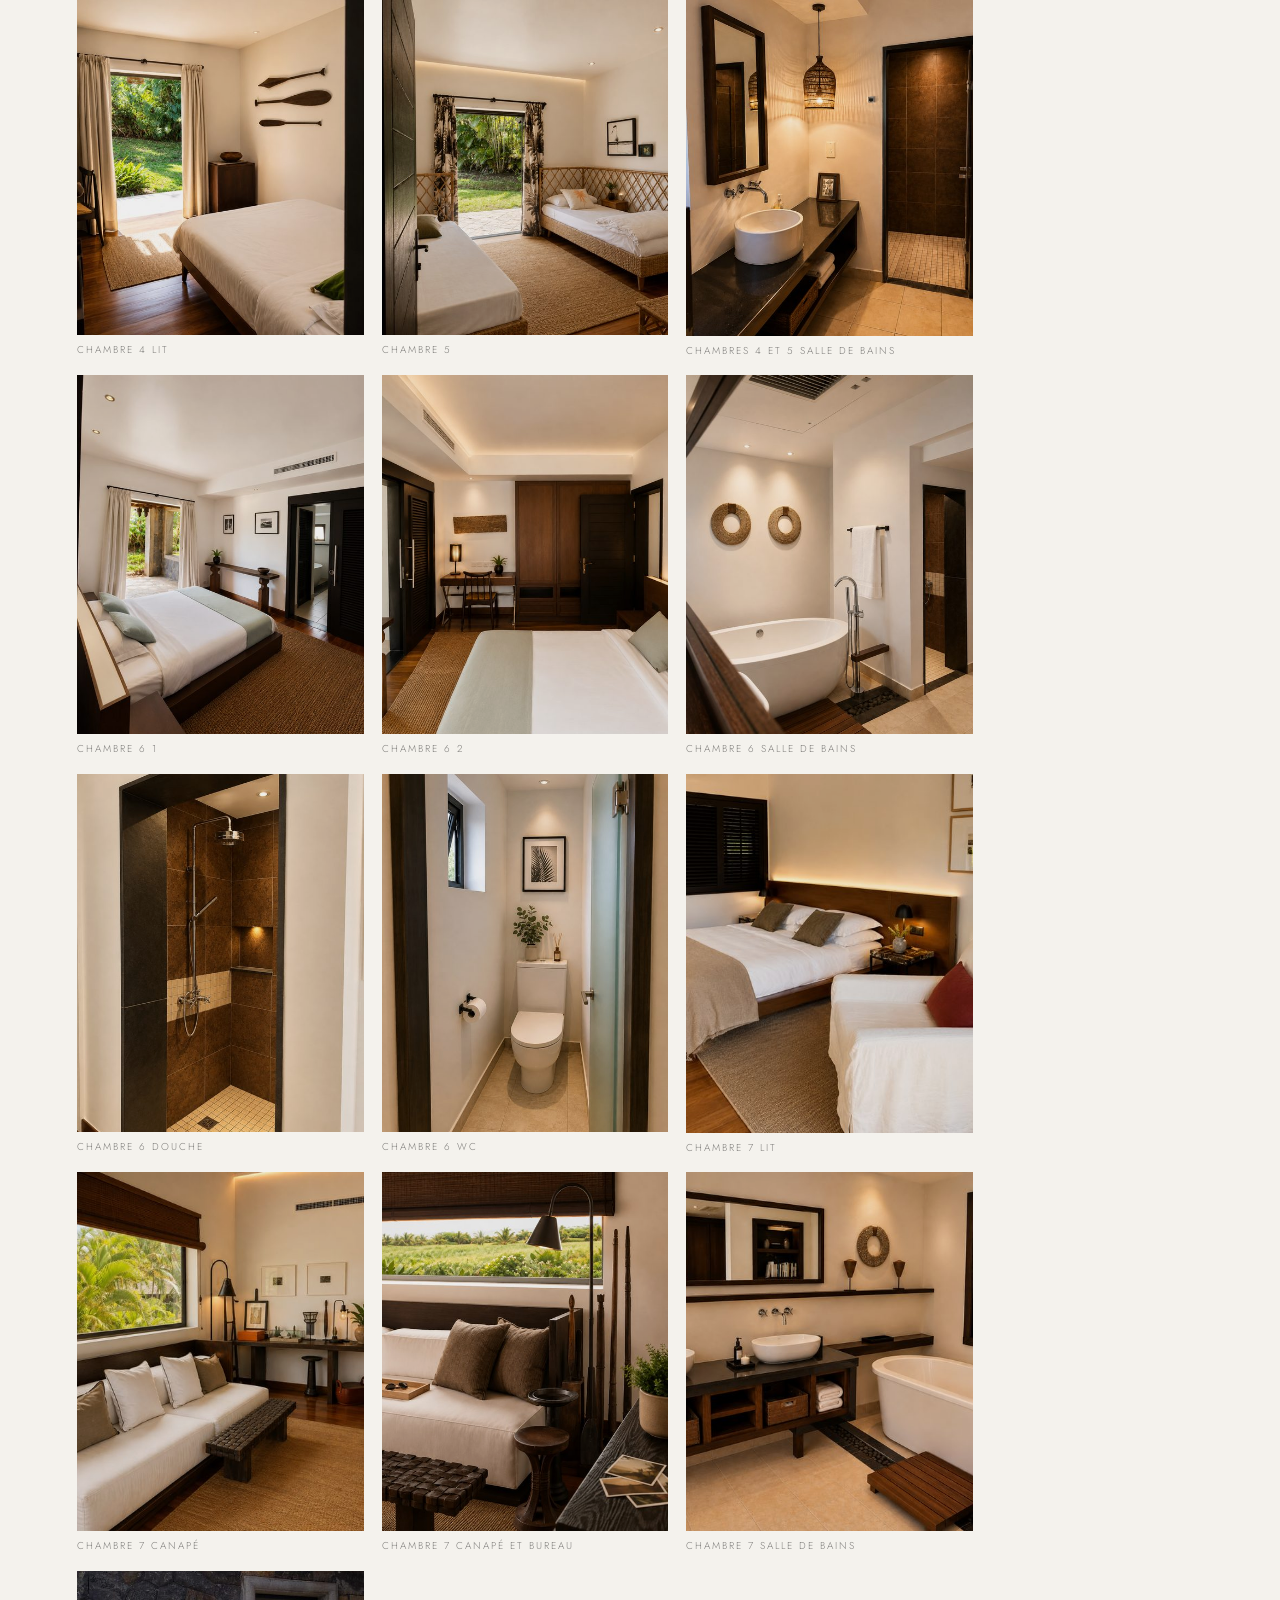
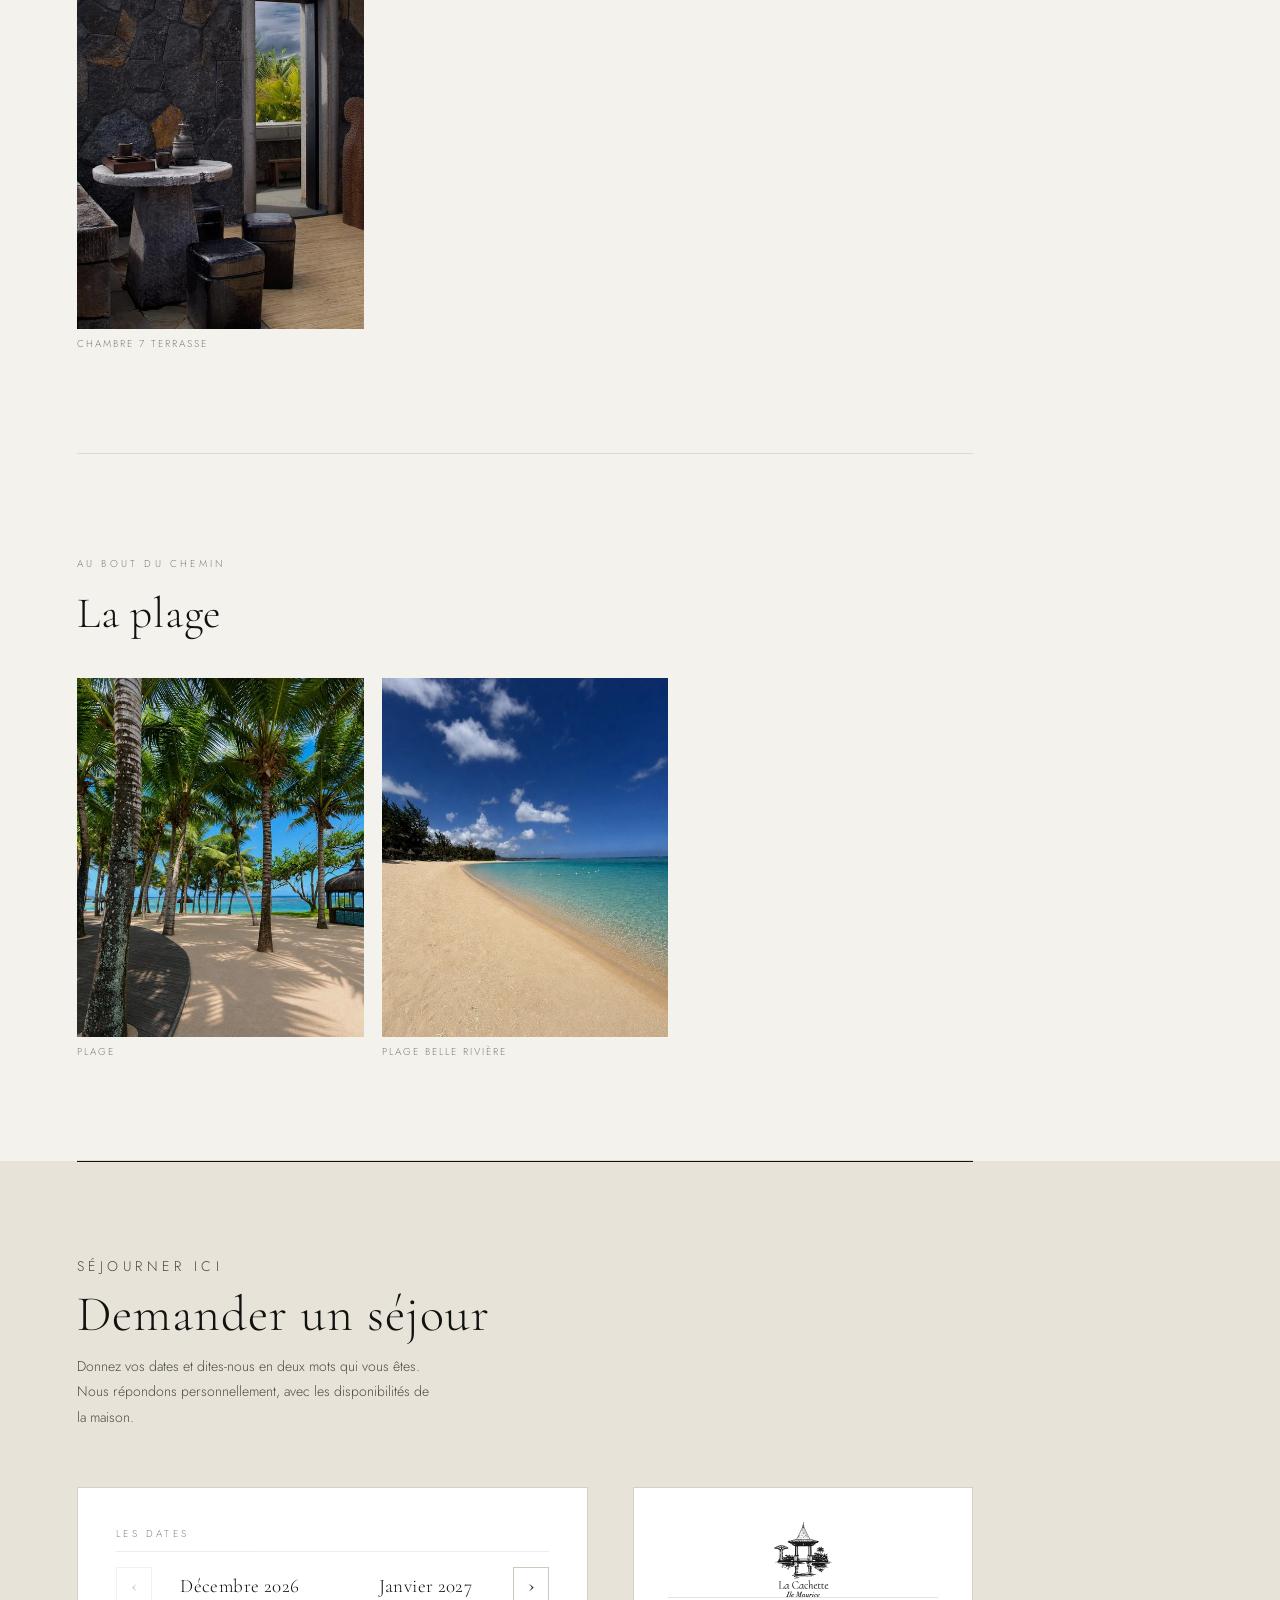
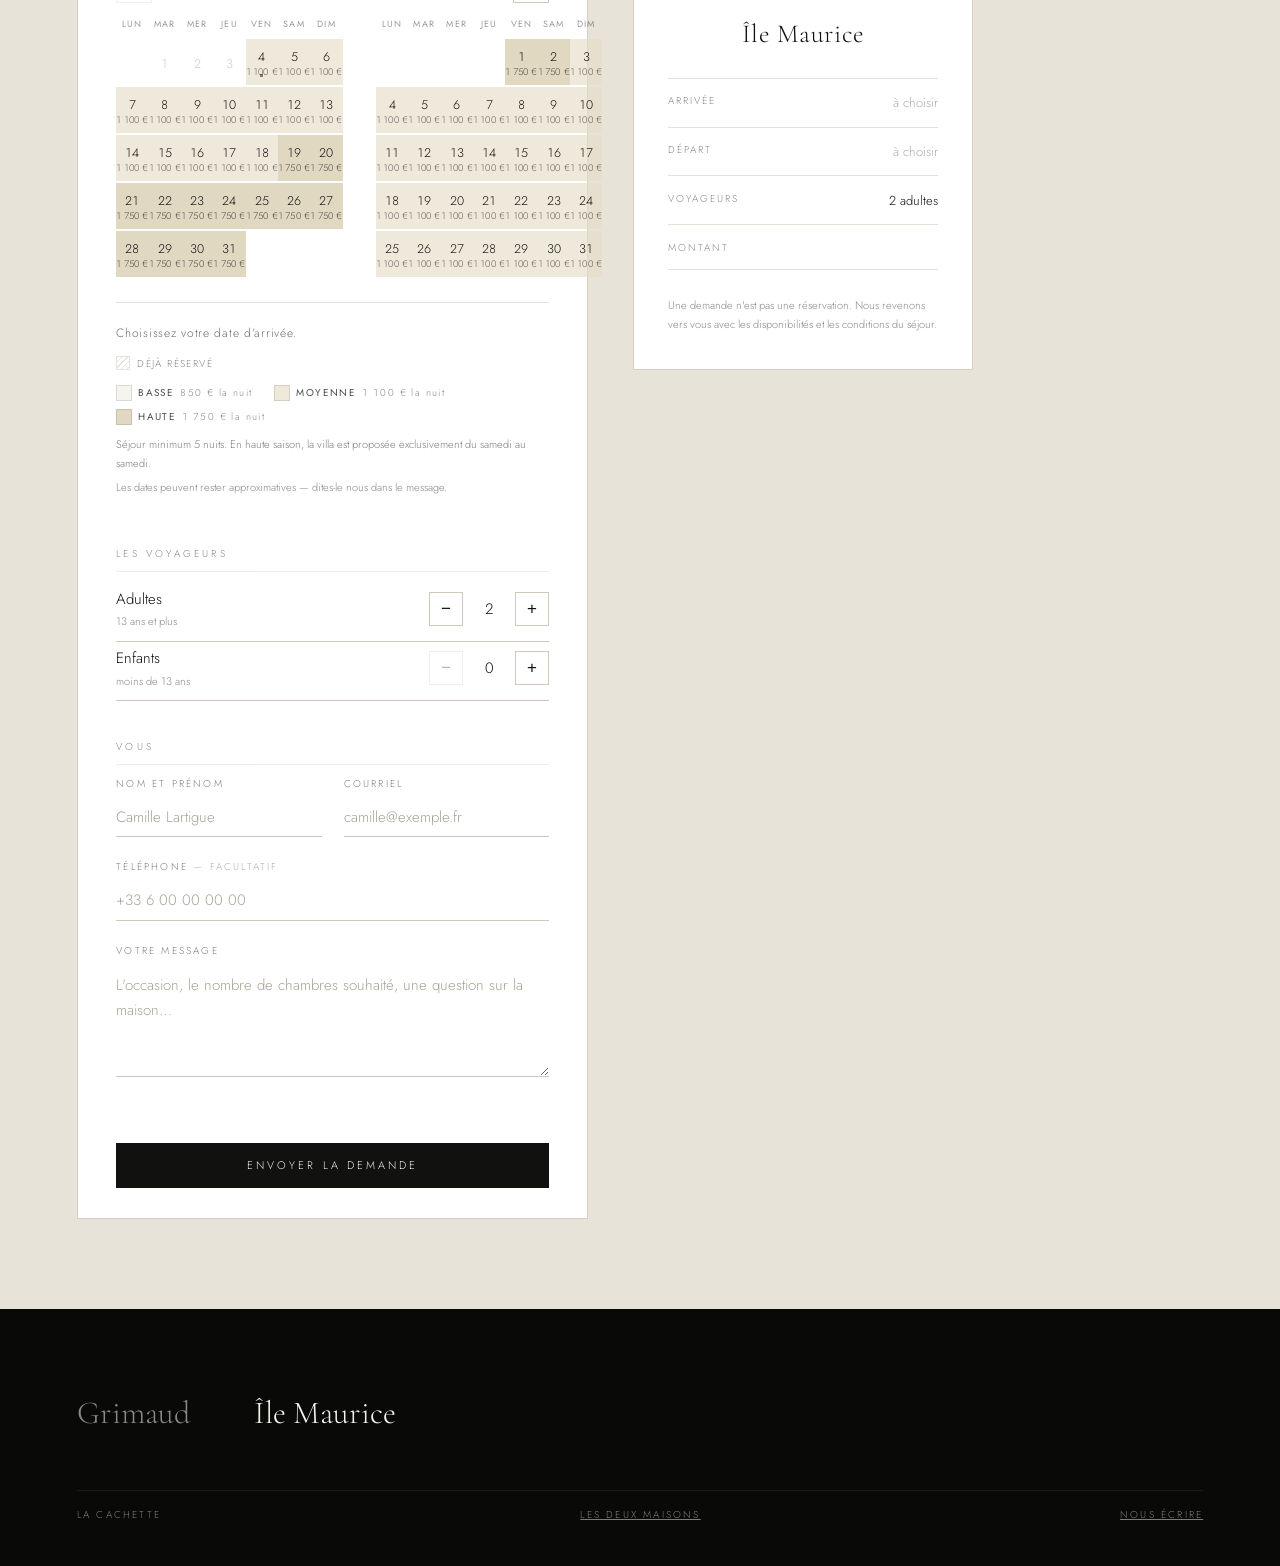
<file: ile-maurice.html>
<!doctype html>
<html lang="fr">
<head>
<meta charset="utf-8">
<meta name="viewport" content="width=device-width, initial-scale=1">
<meta name="robots" content="noindex, nofollow">
<title>Île Maurice — La Cachette</title>
<meta name="description" content="La Cachette Île Maurice : sept chambres autour d'un bassin, gazebo, jardin et plage de Belle Rivière.">
<link rel="preconnect" href="https://fonts.googleapis.com">
<link rel="preconnect" href="https://fonts.gstatic.com" crossorigin>
<link href="https://fonts.googleapis.com/css2?family=Cormorant+Garamond:ital,wght@0,300;0,400;1,300&family=Jost:wght@300;400&display=swap" rel="stylesheet">
<link rel="stylesheet" href="assets/style.css?v=1792081322">
</head>
<body>

<header class="entete">
  <a class="marque" href="index.html">La&nbsp;Cachette</a>
  <nav class="nav">
    <a href="index.html">Les maisons</a>
    <a href="esprit.html">L'esprit</a>
    <a href="sejours.html">Séjours</a>
    <a href="contact.html">Contact</a>
  </nav>
</header>

<main>
  <section class="hero h-maurice" id="hero">
    <div class="hero__diapos">
      <img src="assets/img/maurice/salon-depuis-l-eau.jpg" alt="Le salon ouvert sur le bassin" decoding="async" loading="eager">
      <img src="assets/img/maurice/piscine-2.jpg" alt="Le bassin le long de la maison" decoding="async" style="object-position:center 60%">
      <img src="assets/img/maurice/gazebo-depuis-la-piscine.jpg" alt="Le gazebo au bout du bassin" decoding="async" style="object-position:center 38%">
      <img src="assets/img/maurice/salon-vue-piscine-1.jpg" alt="Le salon, vue sur le bassin" decoding="async">
      <img src="assets/img/maurice/plage.jpg" alt="La plage de Belle Rivière" decoding="async" style="object-position:center 55%">
      <img src="assets/img/maurice/salon-et-lounge.jpg" alt="Le salon et le lounge" decoding="async">
    </div>
    <div class="hero__texte">
      <span class="hero__index">02 — Océan Indien</span>
      <h1>Île&nbsp;Maurice</h1>
      <span class="hero__lieu">Sept chambres · bassin · plage de Belle Rivière</span>
      <a class="hero__cta" href="#reserver">Demander un séjour</a>
    </div>
  </section>

  <section class="bloc intro" id="maison" data-sommaire="La maison">
    <div>
      <p>Un pavillon à toit de bardeaux posé au bout du bassin, des murs de pierre
      sombre, du teck, et des palmiers qui referment le jardin. La maison s'ouvre
      entièrement sur l'eau : le salon, la salle à manger et les chambres donnent
      tous sur le même plan d'eau, qui traverse la propriété.</p>
      <p>Les sept chambres sont réparties le long d'une allée couverte, chacune avec
      sa salle de bains, plusieurs avec une douche à ciel ouvert et une terrasse
      privative. La septième occupe seule l'étage.</p>
    </div>
    <ul class="enbref">
      <li><b>Chambres</b><span>7, dont une à l'étage — chacune avec sa salle de bains</span></li>
      <li><b>Douches extérieures</b><span>Chambres 1, 2 et 7</span></li>
      <li><b>Pièces de vie</b><span>Salon, salle à manger, cuisine avec arrière-cuisine</span></li>
      <li><b>Extérieur</b><span>Bassin le long de la maison, gazebo, terrasses, table d'extérieur</span></li>
      <li><b>Aussi</b><span>Dressing (chambre 2), espace massage, garage</span></li>
      <li><b>Plage</b><span>Belle Rivière</span></li>
    </ul>
  </section>

  <section class="bloc" id="plan" data-sommaire="Le plan">
    <div class="plan">
      <p class="surtitre">Distribution</p>
      <h2>Le plan</h2>
      <img src="assets/img/maurice/plan.jpg" alt="Plan des deux niveaux avec les numéros des sept chambres" loading="lazy" decoding="async">
    </div>
  </section>

  <section class="bloc" id="exterieurs" data-sommaire="Dehors">
    <p class="surtitre">Dehors</p>
    <h2>Le bassin, le gazebo et le jardin</h2>
    <div class="grille">
      <figure>
        <button type="button" data-large="assets/img/maurice/entree-sous-les-palmiers.jpg" data-legende="Entrée sous les palmiers">
          <img src="assets/img/maurice/entree-sous-les-palmiers-v.jpg" alt="Entrée sous les palmiers" loading="lazy" decoding="async">
        </button>
        <figcaption>Entrée sous les palmiers</figcaption>
      </figure>
      <figure>
        <button type="button" data-large="assets/img/maurice/porte-d-entree-la-nuit.jpg" data-legende="Porte d&#x27;entrée la nuit">
          <img src="assets/img/maurice/porte-d-entree-la-nuit-v.jpg" alt="Porte d&#x27;entrée la nuit" loading="lazy" decoding="async">
        </button>
        <figcaption>Porte d&#x27;entrée la nuit</figcaption>
      </figure>
      <figure>
        <button type="button" data-large="assets/img/maurice/entree-la-nuit.jpg" data-legende="Entrée la nuit">
          <img src="assets/img/maurice/entree-la-nuit-v.jpg" alt="Entrée la nuit" loading="lazy" decoding="async">
        </button>
        <figcaption>Entrée la nuit</figcaption>
      </figure>
      <figure class="large">
        <button type="button" data-large="assets/img/maurice/pavillon-depuis-la-piscine.jpg" data-legende="Pavillon depuis la piscine">
          <img src="assets/img/maurice/pavillon-depuis-la-piscine-v.jpg" alt="Pavillon depuis la piscine" loading="lazy" decoding="async">
        </button>
        <figcaption>Pavillon depuis la piscine</figcaption>
      </figure>
      <figure>
        <button type="button" data-large="assets/img/maurice/piscine-1.jpg" data-legende="Piscine 1">
          <img src="assets/img/maurice/piscine-1-v.jpg" alt="Piscine 1" loading="lazy" decoding="async">
        </button>
        <figcaption>Piscine 1</figcaption>
      </figure>
      <figure>
        <button type="button" data-large="assets/img/maurice/piscine-2.jpg" data-legende="Piscine 2">
          <img src="assets/img/maurice/piscine-2-v.jpg" alt="Piscine 2" loading="lazy" decoding="async">
        </button>
        <figcaption>Piscine 2</figcaption>
      </figure>
      <figure>
        <button type="button" data-large="assets/img/maurice/piscine-et-sculpture.jpg" data-legende="Piscine et sculpture">
          <img src="assets/img/maurice/piscine-et-sculpture-v.jpg" alt="Piscine et sculpture" loading="lazy" decoding="async">
        </button>
        <figcaption>Piscine et sculpture</figcaption>
      </figure>
      <figure>
        <button type="button" data-large="assets/img/maurice/piscine-depuis-la-terrasse.jpg" data-legende="Piscine depuis la terrasse">
          <img src="assets/img/maurice/piscine-depuis-la-terrasse-v.jpg" alt="Piscine depuis la terrasse" loading="lazy" decoding="async">
        </button>
        <figcaption>Piscine depuis la terrasse</figcaption>
      </figure>
      <figure>
        <button type="button" data-large="assets/img/maurice/terrasse-piscine.jpg" data-legende="Terrasse piscine">
          <img src="assets/img/maurice/terrasse-piscine-v.jpg" alt="Terrasse piscine" loading="lazy" decoding="async">
        </button>
        <figcaption>Terrasse piscine</figcaption>
      </figure>
      <figure>
        <button type="button" data-large="assets/img/maurice/bain-de-soleil.jpg" data-legende="Bain de soleil">
          <img src="assets/img/maurice/bain-de-soleil-v.jpg" alt="Bain de soleil" loading="lazy" decoding="async">
        </button>
        <figcaption>Bain de soleil</figcaption>
      </figure>
      <figure>
        <button type="button" data-large="assets/img/maurice/gazebo-depuis-la-piscine.jpg" data-legende="Gazebo depuis la piscine">
          <img src="assets/img/maurice/gazebo-depuis-la-piscine-v.jpg" alt="Gazebo depuis la piscine" loading="lazy" decoding="async">
        </button>
        <figcaption>Gazebo depuis la piscine</figcaption>
      </figure>
      <figure>
        <button type="button" data-large="assets/img/maurice/gazebo-la-nuit.jpg" data-legende="Gazebo la nuit">
          <img src="assets/img/maurice/gazebo-la-nuit-v.jpg" alt="Gazebo la nuit" loading="lazy" decoding="async">
        </button>
        <figcaption>Gazebo la nuit</figcaption>
      </figure>
      <figure class="large">
        <button type="button" data-large="assets/img/maurice/piscine-la-nuit.jpg" data-legende="Piscine la nuit">
          <img src="assets/img/maurice/piscine-la-nuit-v.jpg" alt="Piscine la nuit" loading="lazy" decoding="async">
        </button>
        <figcaption>Piscine la nuit</figcaption>
      </figure>
      <figure>
        <button type="button" data-large="assets/img/maurice/table-ext.jpg" data-legende="Table extérieure">
          <img src="assets/img/maurice/table-ext-v.jpg" alt="Table extérieure" loading="lazy" decoding="async">
        </button>
        <figcaption>Table extérieure</figcaption>
      </figure>
      <figure>
        <button type="button" data-large="assets/img/maurice/steles.jpg" data-legende="Steles">
          <img src="assets/img/maurice/steles-v.jpg" alt="Steles" loading="lazy" decoding="async">
        </button>
        <figcaption>Steles</figcaption>
      </figure>
      <figure>
        <button type="button" data-large="assets/img/maurice/allee-des-chambres.jpg" data-legende="Allée des chambres">
          <img src="assets/img/maurice/allee-des-chambres-v.jpg" alt="Allée des chambres" loading="lazy" decoding="async">
        </button>
        <figcaption>Allée des chambres</figcaption>
      </figure>
      <figure>
        <button type="button" data-large="assets/img/maurice/massage.jpg" data-legende="Massage">
          <img src="assets/img/maurice/massage-v.jpg" alt="Massage" loading="lazy" decoding="async">
        </button>
        <figcaption>Massage</figcaption>
      </figure>
    </div>
  </section>

  <section class="bloc" id="vie" data-sommaire="Dedans">
    <p class="surtitre">Dedans</p>
    <h2>Les pièces de vie</h2>
    <div class="grille">
      <figure class="large">
        <button type="button" data-large="assets/img/maurice/salon-depuis-l-eau.jpg" data-legende="Salon depuis l&#x27;eau">
          <img src="assets/img/maurice/salon-depuis-l-eau-v.jpg" alt="Salon depuis l&#x27;eau" loading="lazy" decoding="async">
        </button>
        <figcaption>Salon depuis l&#x27;eau</figcaption>
      </figure>
      <figure>
        <button type="button" data-large="assets/img/maurice/salon-vue-piscine-1.jpg" data-legende="Salon vue piscine 1">
          <img src="assets/img/maurice/salon-vue-piscine-1-v.jpg" alt="Salon vue piscine 1" loading="lazy" decoding="async">
        </button>
        <figcaption>Salon vue piscine 1</figcaption>
      </figure>
      <figure class="large">
        <button type="button" data-large="assets/img/maurice/salon-et-lounge.jpg" data-legende="Salon et lounge">
          <img src="assets/img/maurice/salon-et-lounge-v.jpg" alt="Salon et lounge" loading="lazy" decoding="async">
        </button>
        <figcaption>Salon et lounge</figcaption>
      </figure>
      <figure>
        <button type="button" data-large="assets/img/maurice/salon-vue-canape.jpg" data-legende="Salon vue canapé">
          <img src="assets/img/maurice/salon-vue-canape-v.jpg" alt="Salon vue canapé" loading="lazy" decoding="async">
        </button>
        <figcaption>Salon vue canapé</figcaption>
      </figure>
      <figure>
        <button type="button" data-large="assets/img/maurice/salon-meuble-central.jpg" data-legende="Salon meuble central">
          <img src="assets/img/maurice/salon-meuble-central-v.jpg" alt="Salon meuble central" loading="lazy" decoding="async">
        </button>
        <figcaption>Salon meuble central</figcaption>
      </figure>
      <figure>
        <button type="button" data-large="assets/img/maurice/lounge-simple.jpg" data-legende="Lounge simple">
          <img src="assets/img/maurice/lounge-simple-v.jpg" alt="Lounge simple" loading="lazy" decoding="async">
        </button>
        <figcaption>Lounge simple</figcaption>
      </figure>
      <figure>
        <button type="button" data-large="assets/img/maurice/piscine-depuis-salon.jpg" data-legende="Piscine depuis salon">
          <img src="assets/img/maurice/piscine-depuis-salon-v.jpg" alt="Piscine depuis salon" loading="lazy" decoding="async">
        </button>
        <figcaption>Piscine depuis salon</figcaption>
      </figure>
      <figure>
        <button type="button" data-large="assets/img/maurice/salle-a-manger.jpg" data-legende="Salle à manger">
          <img src="assets/img/maurice/salle-a-manger-v.jpg" alt="Salle à manger" loading="lazy" decoding="async">
        </button>
        <figcaption>Salle à manger</figcaption>
      </figure>
      <figure>
        <button type="button" data-large="assets/img/maurice/cuisine.jpg" data-legende="Cuisine">
          <img src="assets/img/maurice/cuisine-v.jpg" alt="Cuisine" loading="lazy" decoding="async">
        </button>
        <figcaption>Cuisine</figcaption>
      </figure>
      <figure>
        <button type="button" data-large="assets/img/maurice/cuisine-2.jpg" data-legende="La cuisine, vers le jardin">
          <img src="assets/img/maurice/cuisine-2-v.jpg" alt="La cuisine, vers le jardin" loading="lazy" decoding="async">
        </button>
        <figcaption>La cuisine, vers le jardin</figcaption>
      </figure>
    </div>
  </section>

  <section class="bloc" id="chambres" data-sommaire="Dormir">
    <p class="surtitre">Dormir</p>
    <h2>Les sept chambres</h2>
    <div class="grille">
      <figure>
        <button type="button" data-large="assets/img/maurice/chambre-1.jpg" data-legende="Chambre 1">
          <img src="assets/img/maurice/chambre-1-v.jpg" alt="Chambre 1" loading="lazy" decoding="async">
        </button>
        <figcaption>Chambre 1</figcaption>
      </figure>
      <figure>
        <button type="button" data-large="assets/img/maurice/chambre-1-fauteuil.jpg" data-legende="Chambre 1 fauteuil">
          <img src="assets/img/maurice/chambre-1-fauteuil-v.jpg" alt="Chambre 1 fauteuil" loading="lazy" decoding="async">
        </button>
        <figcaption>Chambre 1 fauteuil</figcaption>
      </figure>
      <figure>
        <button type="button" data-large="assets/img/maurice/chambre-1-bureau-2.jpg" data-legende="Chambre 1 bureau 2">
          <img src="assets/img/maurice/chambre-1-bureau-2-v.jpg" alt="Chambre 1 bureau 2" loading="lazy" decoding="async">
        </button>
        <figcaption>Chambre 1 bureau 2</figcaption>
      </figure>
      <figure>
        <button type="button" data-large="assets/img/maurice/chambre-1-terrasse-1.jpg" data-legende="Chambre 1 terrasse 1">
          <img src="assets/img/maurice/chambre-1-terrasse-1-v.jpg" alt="Chambre 1 terrasse 1" loading="lazy" decoding="async">
        </button>
        <figcaption>Chambre 1 terrasse 1</figcaption>
      </figure>
      <figure>
        <button type="button" data-large="assets/img/maurice/chambre-1-terrasse-2.jpg" data-legende="Chambre 1 terrasse 2">
          <img src="assets/img/maurice/chambre-1-terrasse-2-v.jpg" alt="Chambre 1 terrasse 2" loading="lazy" decoding="async">
        </button>
        <figcaption>Chambre 1 terrasse 2</figcaption>
      </figure>
      <figure>
        <button type="button" data-large="assets/img/maurice/chambre-1-baignoire.jpg" data-legende="Chambre 1 baignoire">
          <img src="assets/img/maurice/chambre-1-baignoire-v.jpg" alt="Chambre 1 baignoire" loading="lazy" decoding="async">
        </button>
        <figcaption>Chambre 1 baignoire</figcaption>
      </figure>
      <figure>
        <button type="button" data-large="assets/img/maurice/chambre-1-douche.jpg" data-legende="Chambre 1 douche">
          <img src="assets/img/maurice/chambre-1-douche-v.jpg" alt="Chambre 1 douche" loading="lazy" decoding="async">
        </button>
        <figcaption>Chambre 1 douche</figcaption>
      </figure>
      <figure>
        <button type="button" data-large="assets/img/maurice/chambre-1-persiennes-sdb.jpg" data-legende="Chambre 1 persiennes salle de bains">
          <img src="assets/img/maurice/chambre-1-persiennes-sdb-v.jpg" alt="Chambre 1 persiennes salle de bains" loading="lazy" decoding="async">
        </button>
        <figcaption>Chambre 1 persiennes salle de bains</figcaption>
      </figure>
      <figure>
        <button type="button" data-large="assets/img/maurice/chambre-2-vue-chambre-1.jpg" data-legende="Chambre 2 vue chambre 1">
          <img src="assets/img/maurice/chambre-2-vue-chambre-1-v.jpg" alt="Chambre 2 vue chambre 1" loading="lazy" decoding="async">
        </button>
        <figcaption>Chambre 2 vue chambre 1</figcaption>
      </figure>
      <figure class="large">
        <button type="button" data-large="assets/img/maurice/chambre-2-vue-chambre-2.jpg" data-legende="Chambre 2 vue chambre 2">
          <img src="assets/img/maurice/chambre-2-vue-chambre-2-v.jpg" alt="Chambre 2 vue chambre 2" loading="lazy" decoding="async">
        </button>
        <figcaption>Chambre 2 vue chambre 2</figcaption>
      </figure>
      <figure>
        <button type="button" data-large="assets/img/maurice/chambre-2-vue-chambre-3.jpg" data-legende="Chambre 2 vue chambre 3">
          <img src="assets/img/maurice/chambre-2-vue-chambre-3-v.jpg" alt="Chambre 2 vue chambre 3" loading="lazy" decoding="async">
        </button>
        <figcaption>Chambre 2 vue chambre 3</figcaption>
      </figure>
      <figure>
        <button type="button" data-large="assets/img/maurice/chambre-2-dressing.jpg" data-legende="Chambre 2 dressing">
          <img src="assets/img/maurice/chambre-2-dressing-v.jpg" alt="Chambre 2 dressing" loading="lazy" decoding="async">
        </button>
        <figcaption>Chambre 2 dressing</figcaption>
      </figure>
      <figure>
        <button type="button" data-large="assets/img/maurice/chambre-2-bureau.jpg" data-legende="Chambre 2 bureau">
          <img src="assets/img/maurice/chambre-2-bureau-v.jpg" alt="Chambre 2 bureau" loading="lazy" decoding="async">
        </button>
        <figcaption>Chambre 2 bureau</figcaption>
      </figure>
      <figure>
        <button type="button" data-large="assets/img/maurice/chambre-2-terrasse.jpg" data-legende="Chambre 2 terrasse">
          <img src="assets/img/maurice/chambre-2-terrasse-v.jpg" alt="Chambre 2 terrasse" loading="lazy" decoding="async">
        </button>
        <figcaption>Chambre 2 terrasse</figcaption>
      </figure>
      <figure>
        <button type="button" data-large="assets/img/maurice/chambre-2-salle-de-bains-1.jpg" data-legende="Chambre 2 salle de bains 1">
          <img src="assets/img/maurice/chambre-2-salle-de-bains-1-v.jpg" alt="Chambre 2 salle de bains 1" loading="lazy" decoding="async">
        </button>
        <figcaption>Chambre 2 salle de bains 1</figcaption>
      </figure>
      <figure>
        <button type="button" data-large="assets/img/maurice/chambre-2-salle-de-bains-2.jpg" data-legende="Chambre 2 salle de bains 2">
          <img src="assets/img/maurice/chambre-2-salle-de-bains-2-v.jpg" alt="Chambre 2 salle de bains 2" loading="lazy" decoding="async">
        </button>
        <figcaption>Chambre 2 salle de bains 2</figcaption>
      </figure>
      <figure>
        <button type="button" data-large="assets/img/maurice/chambre-2-douche.jpg" data-legende="Chambre 2 douche">
          <img src="assets/img/maurice/chambre-2-douche-v.jpg" alt="Chambre 2 douche" loading="lazy" decoding="async">
        </button>
        <figcaption>Chambre 2 douche</figcaption>
      </figure>
      <figure>
        <button type="button" data-large="assets/img/maurice/chambre-2-douche-exterieure.jpg" data-legende="Chambre 2 douche exterieure">
          <img src="assets/img/maurice/chambre-2-douche-exterieure-v.jpg" alt="Chambre 2 douche exterieure" loading="lazy" decoding="async">
        </button>
        <figcaption>Chambre 2 douche exterieure</figcaption>
      </figure>
      <figure>
        <button type="button" data-large="assets/img/maurice/chambre-2-wc.jpg" data-legende="Chambre 2 WC">
          <img src="assets/img/maurice/chambre-2-wc-v.jpg" alt="Chambre 2 WC" loading="lazy" decoding="async">
        </button>
        <figcaption>Chambre 2 WC</figcaption>
      </figure>
      <figure>
        <button type="button" data-large="assets/img/maurice/chambre-4.jpg" data-legende="Chambre 4">
          <img src="assets/img/maurice/chambre-4-v.jpg" alt="Chambre 4" loading="lazy" decoding="async">
        </button>
        <figcaption>Chambre 4</figcaption>
      </figure>
      <figure>
        <button type="button" data-large="assets/img/maurice/chambre-4-lit.jpg" data-legende="Chambre 4 lit">
          <img src="assets/img/maurice/chambre-4-lit-v.jpg" alt="Chambre 4 lit" loading="lazy" decoding="async">
        </button>
        <figcaption>Chambre 4 lit</figcaption>
      </figure>
      <figure>
        <button type="button" data-large="assets/img/maurice/chambre-5.jpg" data-legende="Chambre 5">
          <img src="assets/img/maurice/chambre-5-v.jpg" alt="Chambre 5" loading="lazy" decoding="async">
        </button>
        <figcaption>Chambre 5</figcaption>
      </figure>
      <figure>
        <button type="button" data-large="assets/img/maurice/chambres-4-et-5-sdb.jpg" data-legende="Chambres 4 et 5 salle de bains">
          <img src="assets/img/maurice/chambres-4-et-5-sdb-v.jpg" alt="Chambres 4 et 5 salle de bains" loading="lazy" decoding="async">
        </button>
        <figcaption>Chambres 4 et 5 salle de bains</figcaption>
      </figure>
      <figure>
        <button type="button" data-large="assets/img/maurice/chambre-6-1.jpg" data-legende="Chambre 6 1">
          <img src="assets/img/maurice/chambre-6-1-v.jpg" alt="Chambre 6 1" loading="lazy" decoding="async">
        </button>
        <figcaption>Chambre 6 1</figcaption>
      </figure>
      <figure>
        <button type="button" data-large="assets/img/maurice/chambre-6-2.jpg" data-legende="Chambre 6 2">
          <img src="assets/img/maurice/chambre-6-2-v.jpg" alt="Chambre 6 2" loading="lazy" decoding="async">
        </button>
        <figcaption>Chambre 6 2</figcaption>
      </figure>
      <figure>
        <button type="button" data-large="assets/img/maurice/chambre-6-salle-de-bains.jpg" data-legende="Chambre 6 salle de bains">
          <img src="assets/img/maurice/chambre-6-salle-de-bains-v.jpg" alt="Chambre 6 salle de bains" loading="lazy" decoding="async">
        </button>
        <figcaption>Chambre 6 salle de bains</figcaption>
      </figure>
      <figure>
        <button type="button" data-large="assets/img/maurice/chambre-6-douche.jpg" data-legende="Chambre 6 douche">
          <img src="assets/img/maurice/chambre-6-douche-v.jpg" alt="Chambre 6 douche" loading="lazy" decoding="async">
        </button>
        <figcaption>Chambre 6 douche</figcaption>
      </figure>
      <figure>
        <button type="button" data-large="assets/img/maurice/chambre-6-wc.jpg" data-legende="Chambre 6 WC">
          <img src="assets/img/maurice/chambre-6-wc-v.jpg" alt="Chambre 6 WC" loading="lazy" decoding="async">
        </button>
        <figcaption>Chambre 6 WC</figcaption>
      </figure>
      <figure>
        <button type="button" data-large="assets/img/maurice/chambre-7-lit.jpg" data-legende="Chambre 7 lit">
          <img src="assets/img/maurice/chambre-7-lit-v.jpg" alt="Chambre 7 lit" loading="lazy" decoding="async">
        </button>
        <figcaption>Chambre 7 lit</figcaption>
      </figure>
      <figure>
        <button type="button" data-large="assets/img/maurice/chambre-7-canape.jpg" data-legende="Chambre 7 canapé">
          <img src="assets/img/maurice/chambre-7-canape-v.jpg" alt="Chambre 7 canapé" loading="lazy" decoding="async">
        </button>
        <figcaption>Chambre 7 canapé</figcaption>
      </figure>
      <figure>
        <button type="button" data-large="assets/img/maurice/chambre-7-canape-et-bureau.jpg" data-legende="Chambre 7 canapé et bureau">
          <img src="assets/img/maurice/chambre-7-canape-et-bureau-v.jpg" alt="Chambre 7 canapé et bureau" loading="lazy" decoding="async">
        </button>
        <figcaption>Chambre 7 canapé et bureau</figcaption>
      </figure>
      <figure>
        <button type="button" data-large="assets/img/maurice/chambre-7-sdb.jpg" data-legende="Chambre 7 salle de bains">
          <img src="assets/img/maurice/chambre-7-sdb-v.jpg" alt="Chambre 7 salle de bains" loading="lazy" decoding="async">
        </button>
        <figcaption>Chambre 7 salle de bains</figcaption>
      </figure>
      <figure>
        <button type="button" data-large="assets/img/maurice/chambre-7-terrasse.jpg" data-legende="Chambre 7 terrasse">
          <img src="assets/img/maurice/chambre-7-terrasse-v.jpg" alt="Chambre 7 terrasse" loading="lazy" decoding="async">
        </button>
        <figcaption>Chambre 7 terrasse</figcaption>
      </figure>
    </div>
  </section>

  <section class="bloc" id="plage" data-sommaire="Au bout du chemin">
    <p class="surtitre">Au bout du chemin</p>
    <h2>La plage</h2>
    <div class="grille">
      <figure>
        <button type="button" data-large="assets/img/maurice/plage.jpg" data-legende="Plage">
          <img src="assets/img/maurice/plage-v.jpg" alt="Plage" loading="lazy" decoding="async">
        </button>
        <figcaption>Plage</figcaption>
      </figure>
      <figure>
        <button type="button" data-large="assets/img/maurice/plage-belle-riviere.jpg" data-legende="Plage Belle rivière">
          <img src="assets/img/maurice/plage-belle-riviere-v.jpg" alt="Plage Belle rivière" loading="lazy" decoding="async">
        </button>
        <figcaption>Plage Belle rivière</figcaption>
      </figure>
    </div>
  </section>

  <section class="reserver" id="reserver" data-sommaire="Séjourner ici">
    <div class="demande__titre">
      <p class="surtitre">Séjourner ici</p>
      <h2>Demander un séjour</h2>
      <p>Donnez vos dates et dites-nous en deux mots qui vous êtes. Nous répondons personnellement, avec les disponibilités de la maison.</p>
    </div>

    <div>
      <div class="erreurs" id="erreurs" hidden>
        <strong>Il manque encore quelque chose :</strong>
        <ul id="liste-erreurs"></ul>
      </div>

      <form id="demande" data-cle="maurice" data-maison="Île Maurice" novalidate>
        <input type="hidden" name="maison" value="Île Maurice">

      <fieldset class="champs">
        <legend>Les dates</legend>
        <div class="calendrier" id="calendrier">
          <div class="cal-tete">
            <button type="button" id="cal-prec" aria-label="Mois précédent">&lsaquo;</button>
            <div class="cal-titres"><span id="cal-titre-1"></span><span id="cal-titre-2"></span></div>
            <button type="button" id="cal-suiv" aria-label="Mois suivant">&rsaquo;</button>
          </div>
          <div class="cal-mois"><div id="cal-grille-1"></div><div id="cal-grille-2"></div></div>
          <div class="cal-pied">
            <p class="cal-etat" id="cal-etat" aria-live="polite">Choisissez votre date d’arrivée.</p>
            <button type="button" class="cal-effacer" id="cal-effacer" hidden>Effacer les dates</button>
          </div>
          <p class="cal-legende"><i aria-hidden="true"></i>Déjà réservé</p>
          <ul class="cal-saisons" id="cal-saisons" hidden></ul>
          <p class="cal-tarifs-note" id="cal-tarifs-note" hidden></p>
        </div>
        <input type="hidden" name="arrivee" id="arrivee">
        <input type="hidden" name="depart" id="depart">
        <p class="champ__aide">Les dates peuvent rester approximatives — dites-le nous dans le message.</p>
      </fieldset>

      <fieldset class="champs">
        <legend>Les voyageurs</legend>
        <div class="compteur">
          <span class="compteur__nom">Adultes<small>13 ans et plus</small></span>
          <span class="compteur__reglage">
            <button type="button" data-pas="-1" data-cible="adultes" aria-label="Un adulte de moins">&minus;</button>
            <output id="out-adultes" for="adultes">2</output>
            <button type="button" data-pas="1" data-cible="adultes" aria-label="Un adulte de plus">+</button>
          </span>
          <input type="hidden" name="adultes" id="adultes" value="2">
        </div>
        <div class="compteur">
          <span class="compteur__nom">Enfants<small>moins de 13 ans</small></span>
          <span class="compteur__reglage">
            <button type="button" data-pas="-1" data-cible="enfants" aria-label="Un enfant de moins">&minus;</button>
            <output id="out-enfants" for="enfants">0</output>
            <button type="button" data-pas="1" data-cible="enfants" aria-label="Un enfant de plus">+</button>
          </span>
          <input type="hidden" name="enfants" id="enfants" value="0">
        </div>
      </fieldset>

      <fieldset class="champs">
        <legend>Vous</legend>
        <div class="duo">
          <label class="champ">
            <span>Nom et prénom</span>
            <input type="text" id="nom" name="nom" autocomplete="name" placeholder="Camille Lartigue">
          </label>
          <label class="champ">
            <span>Courriel</span>
            <input type="email" id="courriel" name="courriel" autocomplete="email" placeholder="camille@exemple.fr">
          </label>
        </div>
        <label class="champ">
          <span>Téléphone <em style="font-style:normal;opacity:.6">— facultatif</em></span>
          <input type="tel" id="telephone" name="telephone" autocomplete="tel" placeholder="+33 6 00 00 00 00">
        </label>
        <label class="champ">
          <span>Votre message</span>
          <textarea id="message" name="message" placeholder="L'occasion, le nombre de chambres souhaité, une question sur la maison…"></textarea>
        </label>
      </fieldset>

        <button class="envoyer" type="submit">Envoyer la demande</button>
      </form>
    </div>

    <aside class="fiche" id="fiche" aria-label="Récapitulatif de votre demande">
      <div class="fiche__embleme f-maurice" aria-hidden="true"></div>
      <h2>Île Maurice</h2>
      <dl>
        <div><dt>Arrivée</dt><dd class="attente" id="fiche-arrivee">à choisir</dd></div>
        <div><dt>Départ</dt><dd class="attente" id="fiche-depart">à choisir</dd></div>
        <div><dt>Voyageurs</dt><dd id="fiche-voyageurs">2 adultes</dd></div>
        <div id="fiche-total" hidden><dt>Montant</dt><dd></dd></div>
      </dl>
      <p class="fiche__nuits" id="fiche-nuits" aria-live="polite"></p>
      <p class="fiche__note">Une demande n'est pas une réservation. Nous revenons
      vers vous avec les disponibilités et les conditions du séjour.</p>
    </aside>
  </section>
</main>

<footer class="pied">
  <nav class="pied__maisons">
    <a href="grimaud.html">Grimaud</a>
    <a href="ile-maurice.html" aria-current="page">Île Maurice</a>
  </nav>
  <div class="pied__bas">
    <span>La Cachette</span>
    <span><a href="index.html">Les deux maisons</a></span>
    <span><a href="contact.html">Nous écrire</a></span>
  </div>
</footer>

<div class="visionneuse" id="visionneuse" hidden>
  <button class="v-fermer" type="button" aria-label="Fermer">&times;</button>
  <button class="v-prec" type="button" aria-label="Photo précédente">&lsaquo;</button>
  <button class="v-suiv" type="button" aria-label="Photo suivante">&rsaquo;</button>
  <figure>
    <img id="v-image" alt="">
    <figcaption id="v-legende"></figcaption>
  </figure>
</div>

<script>
/* Visionneuse : ouverture au clic, flèches et Échap au clavier. */
(function () {
  var boutons = Array.prototype.slice.call(document.querySelectorAll('.grille button'));
  if (!boutons.length) return;
  var boite = document.getElementById('visionneuse');
  var image = document.getElementById('v-image');
  var legende = document.getElementById('v-legende');
  var index = 0, ouvreur = null;

  function montrer(i) {
    index = (i + boutons.length) % boutons.length;
    var b = boutons[index];
    image.src = b.dataset.large;
    image.alt = b.dataset.legende;
    legende.textContent = b.dataset.legende;
  }
  function ouvrir(i) {
    ouvreur = document.activeElement;
    montrer(i);
    boite.hidden = false;
    document.body.style.overflow = 'hidden';
    boite.querySelector('.v-fermer').focus();
  }
  function fermer() {
    boite.hidden = true;
    document.body.style.overflow = '';
    if (ouvreur) ouvreur.focus();
  }
  boutons.forEach(function (b, i) {
    b.addEventListener('click', function () { ouvrir(i); });
  });
  boite.querySelector('.v-fermer').addEventListener('click', fermer);
  boite.querySelector('.v-prec').addEventListener('click', function () { montrer(index - 1); });
  boite.querySelector('.v-suiv').addEventListener('click', function () { montrer(index + 1); });
  boite.addEventListener('click', function (e) { if (e.target === boite) fermer(); });
  document.addEventListener('keydown', function (e) {
    if (boite.hidden) return;
    if (e.key === 'Escape') fermer();
    else if (e.key === 'ArrowLeft') montrer(index - 1);
    else if (e.key === 'ArrowRight') montrer(index + 1);
  });
})();
</script>

<script src="assets/hero.js?v=1792081322"></script>
<script src="assets/sommaire.js?v=1792081322"></script>
<script src="assets/config.js?v=1792081322"></script>
<script src="assets/reservation.js?v=1792081322"></script>

</body>
</html>
</file>
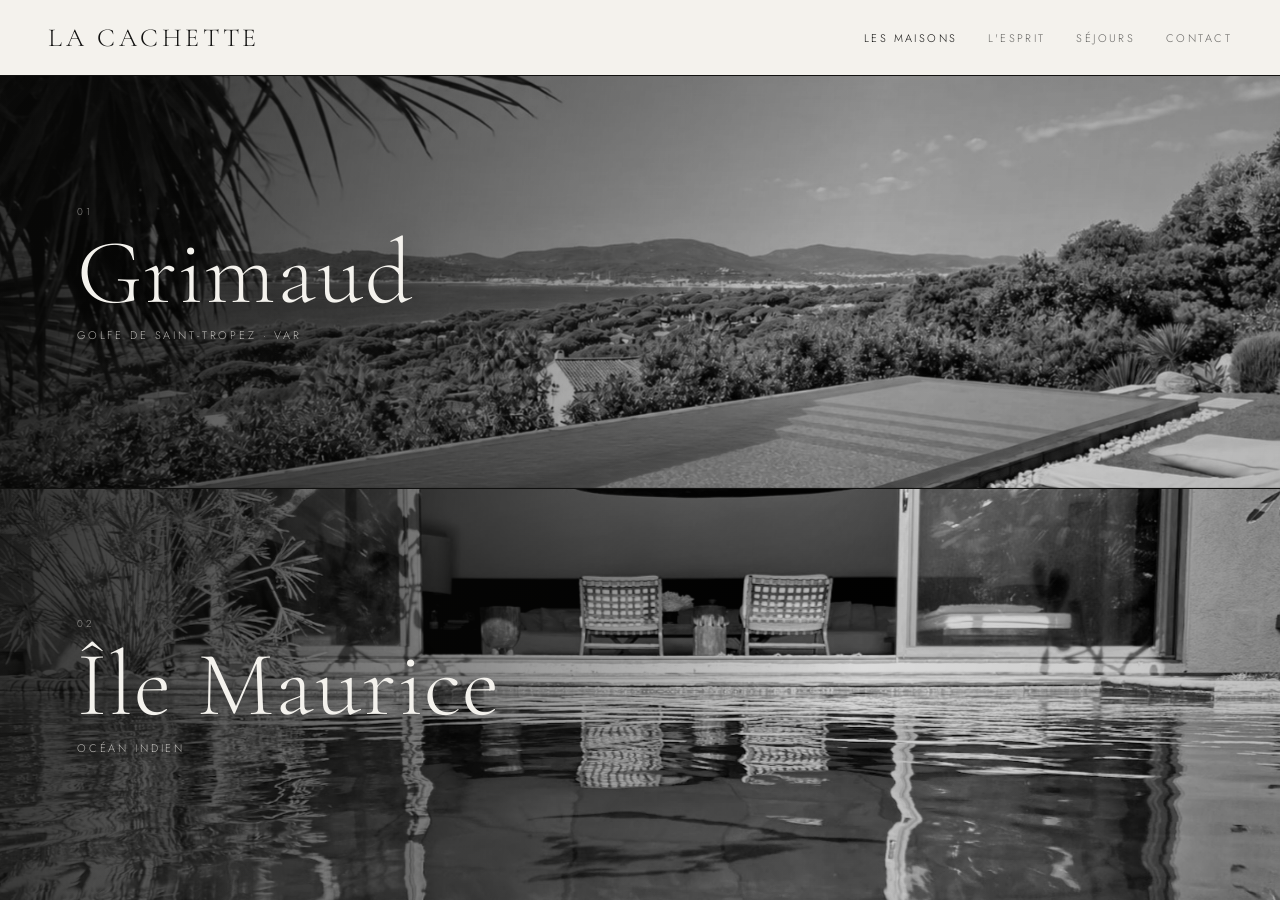
<file: index-bandes.html>
<!doctype html>
<html lang="fr">
<head>
<meta charset="utf-8">
<meta name="viewport" content="width=device-width, initial-scale=1">
<meta name="robots" content="noindex, nofollow">
<title>Nos maisons (bandes) — La Cachette</title>
<meta name="description" content="Deux Cachettes : Grimaud, golfe de Saint-Tropez · Île Maurice, océan Indien.">
<link rel="preconnect" href="https://fonts.googleapis.com">
<link rel="preconnect" href="https://fonts.gstatic.com" crossorigin>
<link href="https://fonts.googleapis.com/css2?family=Cormorant+Garamond:ital,wght@0,300;0,400;1,300&family=Jost:wght@300;400&display=swap" rel="stylesheet">
<link rel="stylesheet" href="assets/style.css?v=1792081322">
</head>
<body>

<header class="entete">
  <a class="marque" href="index.html">La&nbsp;Cachette</a>
  <nav class="nav">
    <a href="index.html" aria-current="page">Les maisons</a>
    <a href="esprit.html">L'esprit</a>
    <a href="sejours.html">Séjours</a>
    <a href="contact.html">Contact</a>
  </nav>
</header>

<main class="maisons" id="maisons">

  <a class="maison" id="m-grimaud" href="grimaud.html" aria-label="La Cachette Grimaud, golfe de Saint-Tropez">
    <span class="maison__media" data-media>
      <img src="assets/img/grimaud.jpg" alt="La Cachette — Grimaud, golfe de Saint-Tropez" loading="eager" decoding="async">
    </span>
    <span class="maison__texte">
      <span class="maison__index">01</span>
      <h2 class="maison__nom">Grimaud</h2>
      <span class="maison__lieu">Golfe de Saint-Tropez · Var</span>
      <span class="maison__lien"><i></i>Découvrir la maison</span>
    </span>
  </a>

  <a class="maison" id="m-maurice" href="ile-maurice.html" aria-label="La Cachette Île Maurice">
    <span class="maison__media" data-media>
      <img src="assets/img/maurice.jpg" alt="La Cachette — Île Maurice" loading="eager" decoding="async">
    </span>
    <span class="maison__texte">
      <span class="maison__index">02</span>
      <h2 class="maison__nom">Île&nbsp;Maurice</h2>
      <span class="maison__lieu">Océan Indien</span>
      <span class="maison__lien"><i></i>Découvrir la maison</span>
    </span>
  </a>


</main>

<script>
  /* Si une photo manque encore, la bande bascule sur son emblème gravé
     et affiche un discret « Photos à venir ». Dépose simplement
     assets/img/grimaud.jpg pour l'activer. */
  document.querySelectorAll('[data-media] img').forEach(function (img) {
    function vide() {
      var media = img.closest('[data-media]');
      if (media.classList.contains('vide')) return;
      media.classList.add('vide');
      var tag = document.createElement('span');
      tag.className = 'maison__bientot';
      tag.textContent = 'Photos à venir';
      media.parentElement.appendChild(tag);
    }
    img.addEventListener('error', vide);
    if (img.complete && img.naturalWidth === 0) vide();
  });

  /* Sur écran tactile il n'y a pas de survol : la bande la plus proche
     du centre de l'écran prend la couleur, les autres restent grises. */
  (function () {
    if (!window.matchMedia('(hover: none)').matches) return;
    var conteneur = document.getElementById('maisons');
    var bandes = Array.prototype.slice.call(conteneur.querySelectorAll('.maison'));
    var enAttente = false;

    function reveler() {
      enAttente = false;
      var centre = window.innerHeight / 2;
      var gagnante = null, meilleure = Infinity;
      bandes.forEach(function (b) {
        var r = b.getBoundingClientRect();
        var d = Math.abs(r.top + r.height / 2 - centre);
        if (d < meilleure) { meilleure = d; gagnante = b; }
      });
      bandes.forEach(function (b) { b.classList.toggle('est-active', b === gagnante); });
      conteneur.classList.toggle('a-une-active', !!gagnante);
    }

    function planifier() {
      if (enAttente) return;
      enAttente = true;
      requestAnimationFrame(reveler);
    }

    window.addEventListener('scroll', planifier, { passive: true });
    window.addEventListener('resize', planifier);
    reveler();
  })();
</script>

</body>
</html>
</file>
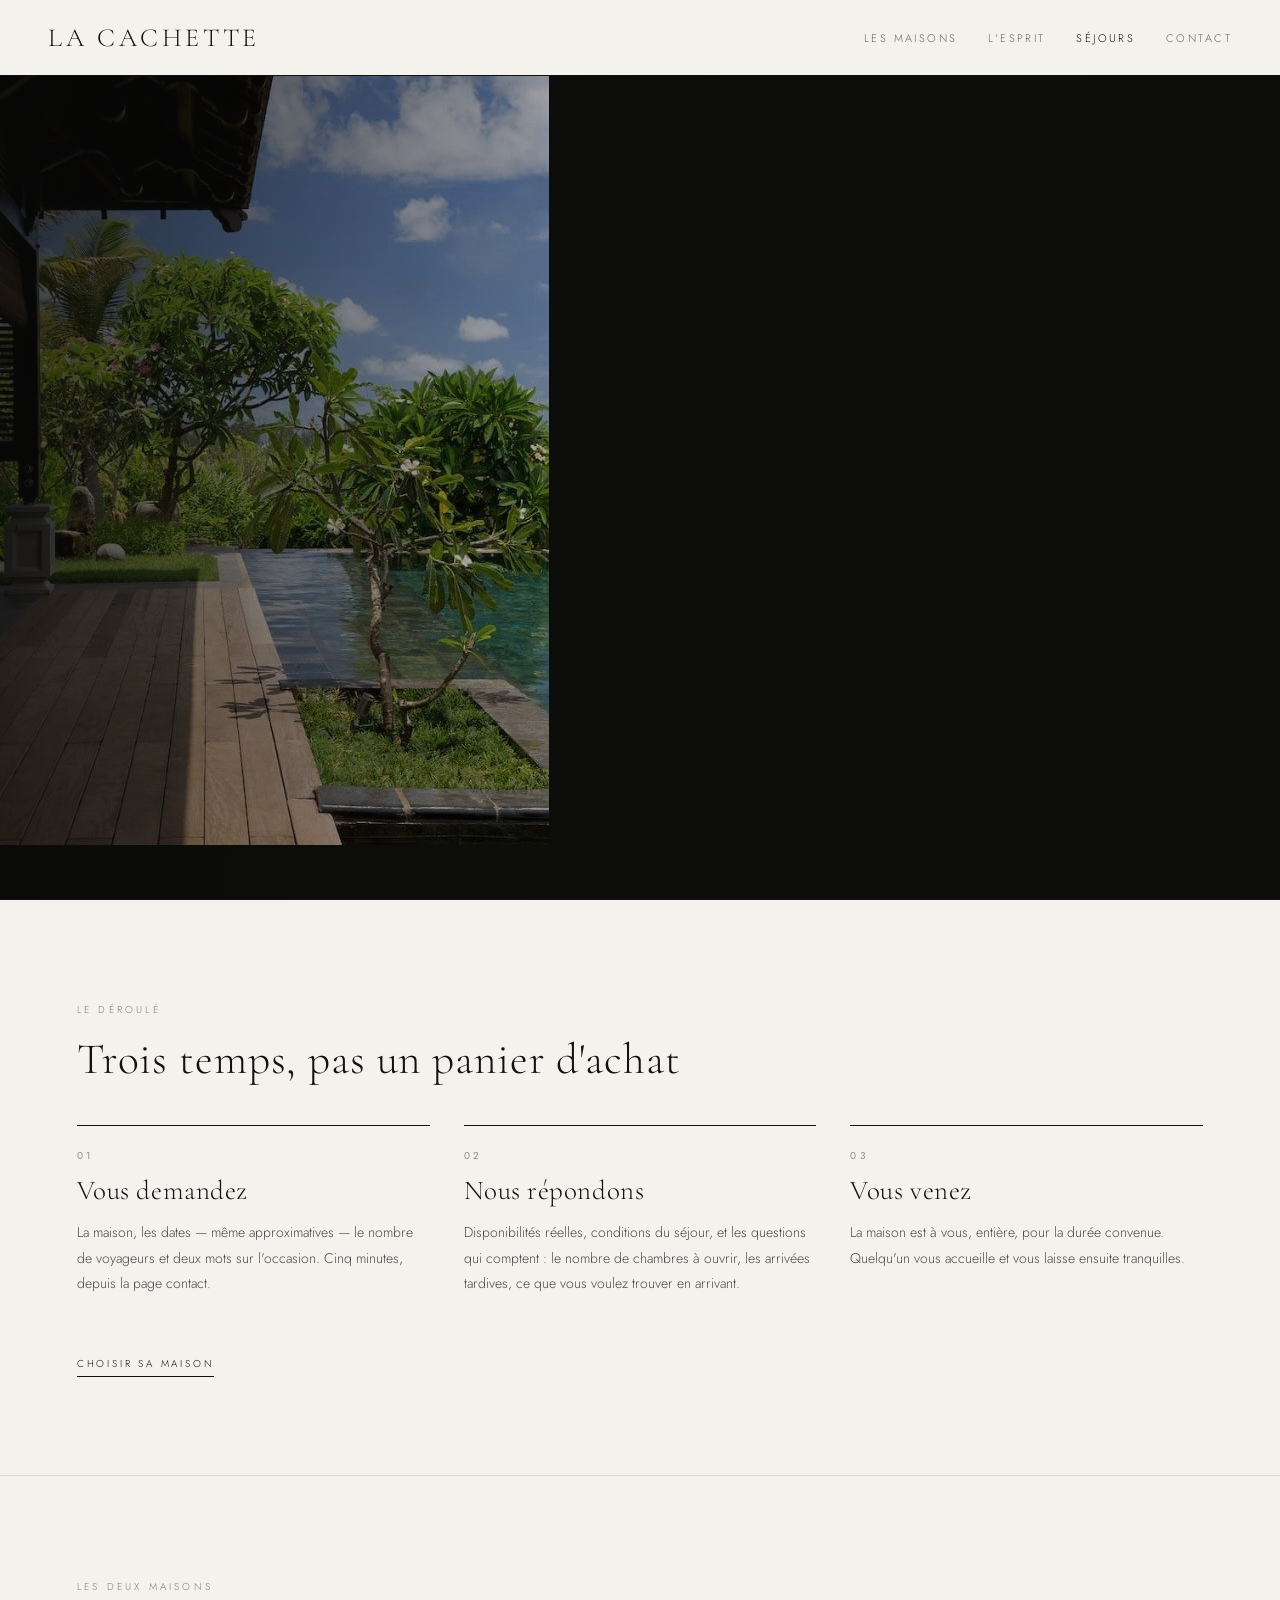
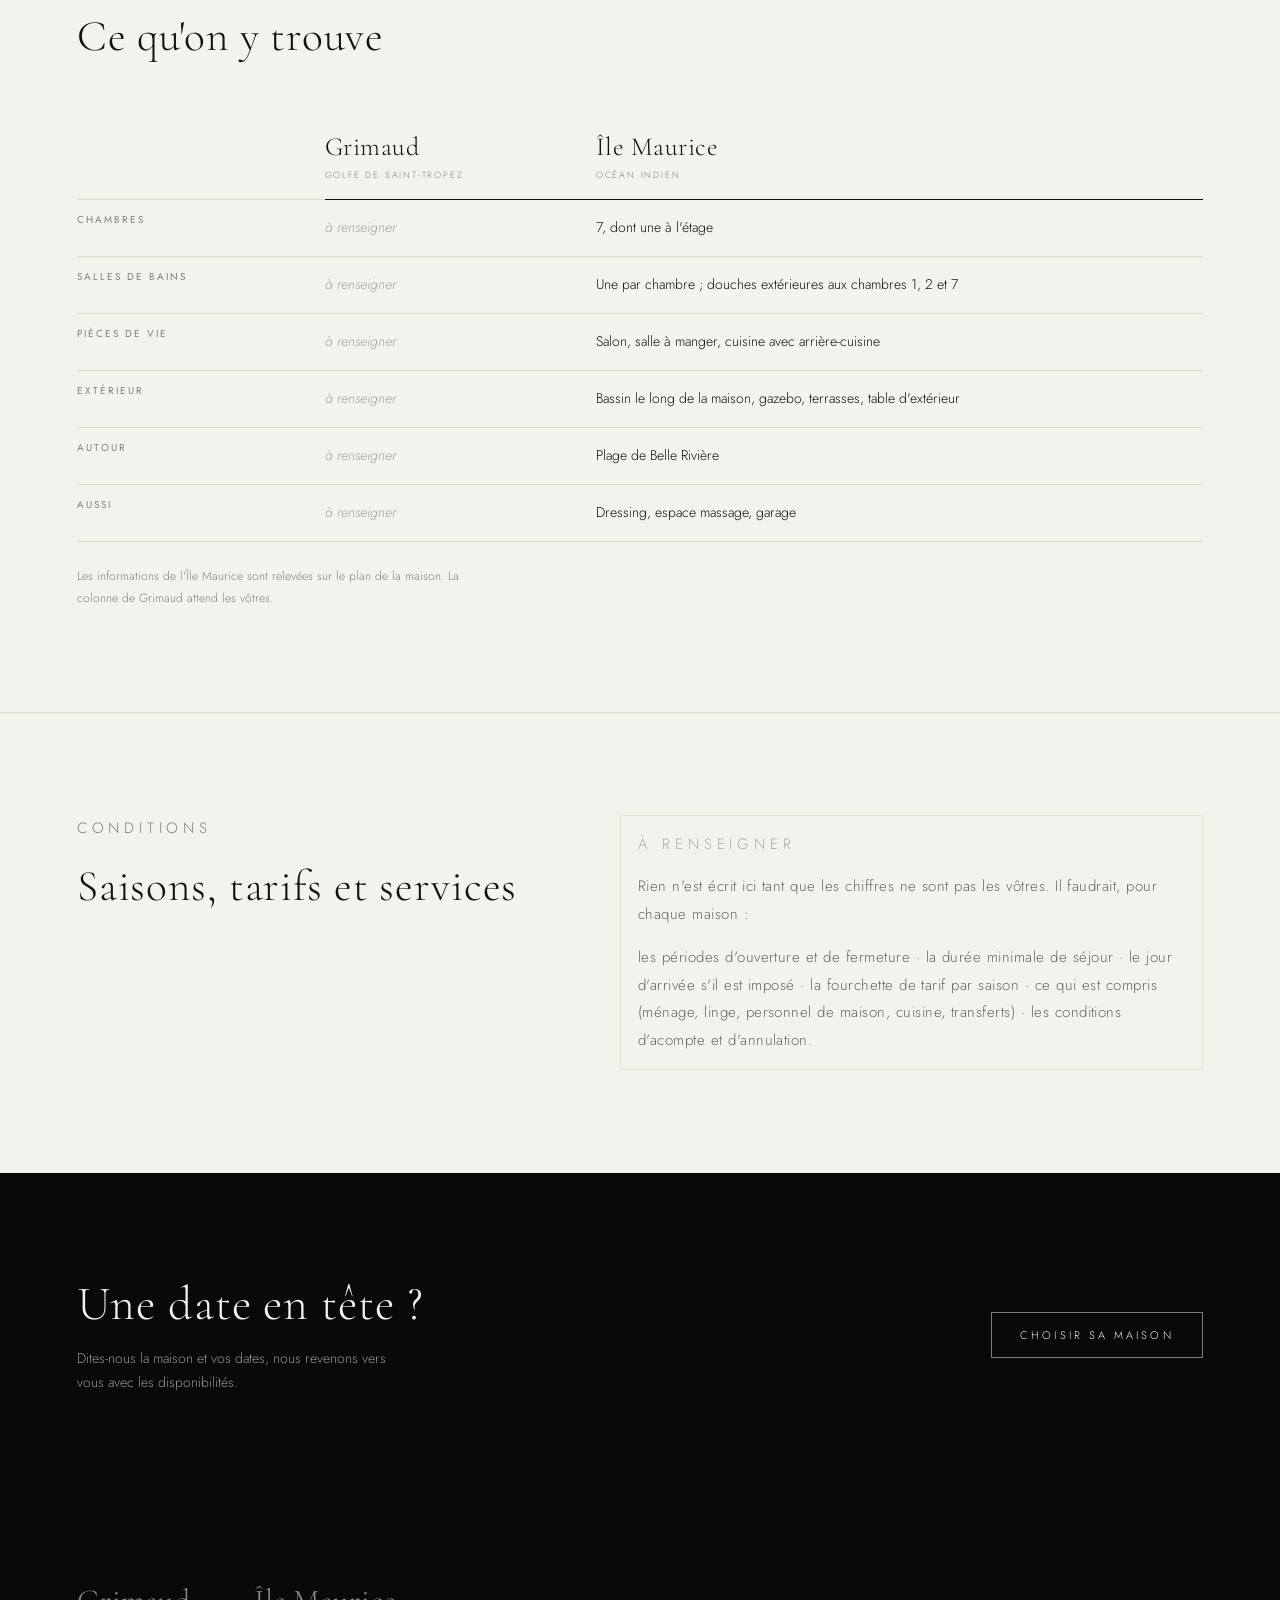
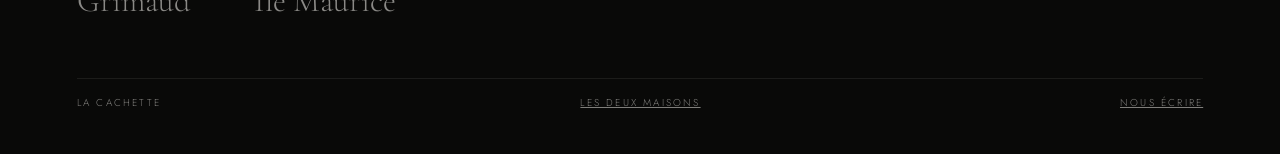
<file: sejours.html>
<!doctype html>
<html lang="fr">
<head>
<meta charset="utf-8">
<meta name="viewport" content="width=device-width, initial-scale=1">
<meta name="robots" content="noindex, nofollow">
<title>Séjours — La Cachette</title>
<meta name="description" content="Comment se passe un séjour dans l'une des deux Cachettes : la demande, l'échange, l'arrivée.">
<link rel="preconnect" href="https://fonts.googleapis.com">
<link rel="preconnect" href="https://fonts.gstatic.com" crossorigin>
<link href="https://fonts.googleapis.com/css2?family=Cormorant+Garamond:ital,wght@0,300;0,400;1,300&family=Jost:wght@300;400&display=swap" rel="stylesheet">
<link rel="stylesheet" href="assets/style.css?v=1792081322">
</head>
<body>

<header class="entete">
  <a class="marque" href="index.html">La&nbsp;Cachette</a>
  <nav class="nav">
    <a href="index.html">Les maisons</a>
    <a href="esprit.html">L'esprit</a>
    <a href="sejours.html" aria-current="page">Séjours</a>
    <a href="contact.html">Contact</a>
  </nav>
</header>

<main>

  <section class="hero">
    <img src="assets/img/maurice/terrasse-piscine.jpg" alt="Terrasse au bord du bassin, La Cachette Île Maurice" decoding="async">
    <div class="hero__texte">
      <span class="hero__index">Séjours</span>
      <h1>Louer une maison</h1>
      <span class="hero__lieu">Grimaud · Île Maurice</span>
    </div>
  </section>

  <section class="bloc">
    <p class="surtitre">Le déroulé</p>
    <h2>Trois temps, pas un panier d'achat</h2>
    <ol class="etapes">
      <li>
        <b>01</b>
        <h3>Vous demandez</h3>
        <p>La maison, les dates — même approximatives — le nombre de voyageurs
        et deux mots sur l'occasion. Cinq minutes, depuis la page contact.</p>
      </li>
      <li>
        <b>02</b>
        <h3>Nous répondons</h3>
        <p>Disponibilités réelles, conditions du séjour, et les questions qui
        comptent : le nombre de chambres à ouvrir, les arrivées tardives, ce
        que vous voulez trouver en arrivant.</p>
      </li>
      <li>
        <b>03</b>
        <h3>Vous venez</h3>
        <p>La maison est à vous, entière, pour la durée convenue. Quelqu'un
        vous accueille et vous laisse ensuite tranquilles.</p>
      </li>
    </ol>
    <p style="margin:clamp(34px,5vw,54px) 0 0">
      <a href="index.html" style="color:inherit;font-size:10px;letter-spacing:.28em;text-transform:uppercase;text-decoration:none;border-bottom:1px solid currentColor;padding-bottom:.5em">Choisir sa maison</a>
    </p>
  </section>

  <section class="bloc">
    <p class="surtitre">Les deux maisons</p>
    <h2>Ce qu'on y trouve</h2>
    <div class="tableau-cadre">
      <table class="tableau">
        <thead>
          <tr>
            <td></td>
            <th scope="col"><a href="grimaud.html" style="color:inherit;text-decoration:none">Grimaud</a><small>Golfe de Saint-Tropez</small></th>
            <th scope="col"><a href="ile-maurice.html" style="color:inherit;text-decoration:none">Île Maurice</a><small>Océan Indien</small></th>
          </tr>
        </thead>
        <tbody>
          <tr>
            <th scope="row">Chambres</th>
            <td class="vide">à renseigner</td>
            <td>7, dont une à l'étage</td>
          </tr>
          <tr>
            <th scope="row">Salles de bains</th>
            <td class="vide">à renseigner</td>
            <td>Une par chambre ; douches extérieures aux chambres 1, 2 et 7</td>
          </tr>
          <tr>
            <th scope="row">Pièces de vie</th>
            <td class="vide">à renseigner</td>
            <td>Salon, salle à manger, cuisine avec arrière-cuisine</td>
          </tr>
          <tr>
            <th scope="row">Extérieur</th>
            <td class="vide">à renseigner</td>
            <td>Bassin le long de la maison, gazebo, terrasses, table d'extérieur</td>
          </tr>
          <tr>
            <th scope="row">Autour</th>
            <td class="vide">à renseigner</td>
            <td>Plage de Belle Rivière</td>
          </tr>
          <tr>
            <th scope="row">Aussi</th>
            <td class="vide">à renseigner</td>
            <td>Dressing, espace massage, garage</td>
          </tr>
        </tbody>
      </table>
    </div>
    <p style="margin:2em 0 0;font-size:12px;line-height:1.8;opacity:.5;max-width:60ch">
      Les informations de l'Île Maurice sont relevées sur le plan de la maison.
      La colonne de Grimaud attend les vôtres.
    </p>
  </section>

  <section class="bloc propos">
    <div>
      <p class="surtitre">Conditions</p>
      <h2 style="font-family:var(--serif);font-weight:300;font-size:clamp(26px,3.4vw,44px);margin:0;letter-spacing:.02em">Saisons, tarifs et services</h2>
    </div>
    <div class="arediger">
      <p class="surtitre" style="margin:0 0 1em">À renseigner</p>
      <p style="margin:0 0 1em">Rien n'est écrit ici tant que les chiffres ne
      sont pas les vôtres. Il faudrait, pour chaque maison :</p>
      <p style="margin:0">les périodes d'ouverture et de fermeture · la durée
      minimale de séjour · le jour d'arrivée s'il est imposé · la fourchette de
      tarif par saison · ce qui est compris (ménage, linge, personnel de maison,
      cuisine, transferts) · les conditions d'acompte et d'annulation.</p>
    </div>
  </section>

</main>

<section class="appel">
  <div>
    <h2>Une date en tête&nbsp;?</h2>
    <p>Dites-nous la maison et vos dates, nous revenons vers vous avec les
    disponibilités.</p>
  </div>
  <a href="index.html">Choisir sa maison</a>
</section>

<footer class="pied">
  <nav class="pied__maisons">
    <a href="grimaud.html">Grimaud</a>
    <a href="ile-maurice.html">Île Maurice</a>
  </nav>
  <div class="pied__bas">
    <span>La Cachette</span>
    <span><a href="index.html">Les deux maisons</a></span>
    <span><a href="contact.html">Nous écrire</a></span>
  </div>
</footer>

</body>
</html>
</file>
<file: assets/style.css>
/* La Cachette — feuille commune
   Repères : voir BRAND.md. Encre, ivoire, nuit ; Cormorant + Jost ; 900 ms. */

:root{
  --noir:#111110;
  --ivoire:#f4f2ed;
  --nuit:#090908;
  --or:#b9a37e;
  --trait:#111110;
  --serif:"Cormorant Garamond", "EB Garamond", Garamond, "Times New Roman", serif;
  --sans:"Jost", "Futura", "Avenir Next", system-ui, sans-serif;
  --ease:cubic-bezier(.22,.61,.36,1);
  --duree:900ms;
  --entete:76px;
}
*{box-sizing:border-box}
html{scroll-behavior:smooth}
body{
  margin:0; background:var(--ivoire); color:var(--noir);
  font-family:var(--sans); font-weight:300;
  -webkit-font-smoothing:antialiased;
}
img{max-width:100%}

/* ---------------------------------------------------------------- en-tête */
.entete{
  position:fixed; inset:0 0 auto 0; z-index:30;
  height:var(--entete);
  display:flex; align-items:center; justify-content:space-between;
  padding:0 clamp(18px,4vw,48px);
  background:var(--ivoire);
  border-bottom:1px solid var(--trait);
}
.marque{
  font-family:var(--serif); font-size:clamp(20px,2.4vw,26px);
  letter-spacing:.14em; text-transform:uppercase; text-decoration:none; color:inherit;
}
.nav{display:flex; gap:clamp(16px,2.4vw,34px)}
.nav a{
  font-size:11px; letter-spacing:.22em; text-transform:uppercase;
  text-decoration:none; color:inherit; opacity:.62;
  transition:opacity .35s var(--ease);
}
.nav a:hover,.nav a[aria-current]{opacity:1}
@media (max-width:640px){
  :root{--entete:62px}
  .nav a:not([aria-current]){display:none}
}

/* ------------------------------------------------------ page « nos maisons » */
.maisons{
  margin-top:var(--entete);
  height:calc(100vh - var(--entete));
  height:calc(100svh - var(--entete));
  display:flex; flex-direction:column;
}
.maison{
  position:relative; flex:1 1 0; min-height:0;
  display:block; overflow:hidden;
  text-decoration:none; color:var(--ivoire);
  border-bottom:1px solid var(--trait);
  background:#0e0e0d; isolation:isolate;
}
.maison:last-child{border-bottom:0}

#m-grimaud img{object-position:center 50%}
#m-maurice img{object-position:center 42%}
#m-grimaud{--embleme:url("logos/la-cachette-golfe-saint-tropez-blanc.svg")}
#m-maurice{--embleme:url("logos/la-cachette-ile-maurice-blanc.svg")}

.maison__media{position:absolute; inset:0; overflow:hidden}
.maison__media img{
  width:100%; height:100%; object-fit:cover; display:block;
  transform:scale(1.001);
  filter:grayscale(1) contrast(1.02) brightness(1);
  transition:transform var(--duree) var(--ease), filter var(--duree) var(--ease);
  will-change:transform,filter;
}
.maison__media::after{
  content:""; position:absolute; inset:0; z-index:1;
  background:linear-gradient(100deg,rgba(9,9,8,.84) 0%,rgba(9,9,8,.48) 34%,
                             rgba(9,9,8,.14) 66%,rgba(9,9,8,.26) 100%);
  transition:opacity var(--duree) var(--ease);
}
.maison__media.vide{
  background:radial-gradient(120% 160% at 20% 20%, #2a2a27 0%, #161614 55%, #0d0d0c 100%);
}
.maison__media.vide img{display:none}
.maison__media.vide::before{
  content:""; position:absolute; inset:0; z-index:1; opacity:.15;
  background:var(--embleme) 72% 50%/auto 62% no-repeat;
  transition:opacity var(--duree) var(--ease), transform var(--duree) var(--ease);
}

.maison__texte{
  position:relative; z-index:2; height:100%;
  display:flex; flex-direction:column; justify-content:center;
  padding:0 clamp(22px,6vw,90px);
  transform:translateY(6px);
  transition:transform var(--duree) var(--ease);
}
.maison__index{font-size:10px; letter-spacing:.34em; opacity:.55; margin-bottom:.9em}
.maison__nom{
  font-family:var(--serif); font-weight:300;
  font-size:clamp(38px,7.2vw,92px); line-height:.98; margin:0; letter-spacing:.02em;
  text-shadow:0 2px 30px rgba(0,0,0,.45);
}
.maison__lieu{
  margin-top:.85em; font-size:11px; letter-spacing:.26em; text-transform:uppercase; opacity:.7;
}
.maison__lien{
  display:flex; align-items:center; gap:.8em;
  margin-top:1.4em; font-size:10px; letter-spacing:.28em; text-transform:uppercase;
  opacity:0; transform:translateY(10px);
  transition:opacity var(--duree) var(--ease), transform var(--duree) var(--ease);
}
.maison__lien i{display:block; width:52px; height:1px; background:currentColor}
.maison__bientot{
  position:absolute; top:clamp(14px,2.4vw,26px); right:clamp(18px,4vw,44px);
  z-index:3; font-size:9px; letter-spacing:.26em; text-transform:uppercase;
  padding:.6em 1em; border:1px solid rgba(244,242,237,.34); color:rgba(244,242,237,.72);
}

.maison:hover .maison__media img,
.maison:focus-visible .maison__media img,
.maison.est-active .maison__media img{
  filter:grayscale(0) contrast(1) brightness(1); transform:scale(1.07);
}
.maison:hover .maison__media::after,
.maison:focus-visible .maison__media::after,
.maison.est-active .maison__media::after{opacity:.88}
.maison:hover .maison__media.vide::before,
.maison:focus-visible .maison__media.vide::before,
.maison.est-active .maison__media.vide::before{opacity:.34; transform:scale(1.03)}
.maison:hover .maison__texte,
.maison:focus-visible .maison__texte,
.maison.est-active .maison__texte{transform:translateY(0)}
.maison:hover .maison__lien,
.maison:focus-visible .maison__lien,
.maison.est-active .maison__lien{opacity:.92; transform:translateY(0)}
.maisons:hover .maison:not(:hover) .maison__media img,
.maisons.a-une-active .maison:not(.est-active) .maison__media img{
  filter:grayscale(1) contrast(1.02) brightness(.58);
}
.maisons:hover .maison:not(:hover) .maison__texte,
.maisons.a-une-active .maison:not(.est-active) .maison__texte{opacity:.72}
@media (hover:none){ .maison__lien{opacity:.9; transform:none} }
.maison:focus-visible{outline:2px solid var(--or); outline-offset:-4px}

@media (max-width:640px){
  .maisons{height:auto}
  .maison{height:46svh; min-height:280px}
}

/* variante : trois colonnes côte à côte (index.html) */
.maisons.colonnes{flex-direction:row}
.colonnes .maison{border-bottom:0; border-right:1px solid var(--trait)}
.colonnes .maison:last-child{border-right:0}
.colonnes #m-grimaud img{object-position:center 60%}
.colonnes #m-maurice img{object-position:center 45%}
.colonnes .maison__media::after{
  background:linear-gradient(180deg,rgba(9,9,8,.10) 0%,rgba(9,9,8,.18) 45%,
                             rgba(9,9,8,.62) 78%,rgba(9,9,8,.86) 100%);
}
.colonnes .maison__texte{
  justify-content:flex-end;
  padding:0 clamp(22px,3.4vw,52px) clamp(34px,5vw,66px);
}
.colonnes .maison__nom{font-size:clamp(34px,4.4vw,66px)}
.colonnes .maison__lieu{font-size:10px}
.colonnes .maison__media.vide::before{background-position:50% 36%; background-size:70% auto}
@media (max-width:640px){
  .maisons.colonnes{flex-direction:column}
  .colonnes .maison{border-right:0; border-bottom:1px solid var(--trait)}
}

/* --------------------------------------------------------- page d'une maison */
.hero{
  position:relative; margin-top:var(--entete);
  height:calc(100vh - var(--entete)); height:calc(100svh - var(--entete));
  min-height:480px; overflow:hidden; background:#0e0e0d; color:var(--ivoire);
  border-bottom:1px solid var(--trait);
}
/* les photos, empilées ; une seule visible, fondu entre deux */
.hero__diapos{position:absolute; inset:0}
.hero__diapos img{
  position:absolute; inset:0; width:100%; height:100%;
  object-fit:cover; object-position:center 42%; display:block;
  opacity:0; transition:opacity 1.6s var(--ease);
}
.hero__diapos img.est-visible{opacity:1}
/* un lent zoom pendant que la photo est à l'écran */
.hero__diapos img.anime{animation:hero-derive 9s linear forwards}
@keyframes hero-derive{from{transform:scale(1)} to{transform:scale(1.06)}}

.hero__commandes{
  position:absolute; z-index:3; right:clamp(18px,4vw,44px); bottom:clamp(22px,3.6vw,40px);
  display:flex; align-items:center; gap:14px;
}
.hero__fleche{
  width:38px; height:38px; border:1px solid rgba(244,242,237,.45); background:none;
  color:var(--ivoire); font-family:var(--serif); font-size:24px; line-height:1;
  cursor:pointer; padding:0; transition:border-color .3s var(--ease), background .3s var(--ease);
}
.hero__fleche:hover,.hero__fleche:focus-visible{border-color:var(--ivoire); background:rgba(244,242,237,.12)}
.hero__fleche:focus-visible,.hero__points button:focus-visible{outline:2px solid var(--or); outline-offset:2px}
.hero__points{display:flex; gap:10px}
.hero__points button{
  width:7px; height:7px; padding:0; border:0; border-radius:50%; cursor:pointer;
  background:rgba(244,242,237,.38); transition:background .3s var(--ease), transform .3s var(--ease);
}
.hero__points button[aria-current="true"]{background:var(--ivoire); transform:scale(1.3)}
@media (max-width:640px){ .hero__fleche{display:none} }
.hero::after{
  content:""; position:absolute; inset:0;
  background:linear-gradient(100deg,rgba(9,9,8,.78) 0%,rgba(9,9,8,.34) 40%,
                             rgba(9,9,8,.10) 70%,rgba(9,9,8,.30) 100%);
}
/* Les URL d'un var() se résolvent depuis CETTE feuille, pas depuis la page :
   les emblèmes sont donc déclarés ici et non en style en ligne. */
.hero.h-grimaud{--embleme:url("logos/la-cachette-golfe-saint-tropez-blanc.svg")}
.hero.h-maurice{--embleme:url("logos/la-cachette-ile-maurice-blanc.svg")}

.hero.vide{
  background:radial-gradient(120% 160% at 20% 20%, #2a2a27 0%, #161614 55%, #0d0d0c 100%);
}
.hero.vide .hero__diapos{display:none}
.hero.vide::before{
  content:""; position:absolute; inset:0; z-index:1; opacity:.26;
  background:var(--embleme) 72% 44%/auto 52% no-repeat;
}
.hero.vide::after{background:linear-gradient(100deg,rgba(9,9,8,.7) 0%,rgba(9,9,8,.2) 45%,rgba(9,9,8,0) 75%)}
.hero__texte{
  position:relative; z-index:2; height:100%;
  display:flex; flex-direction:column; justify-content:flex-end;
  padding:0 clamp(22px,6vw,90px) clamp(38px,6vw,74px);
}
.hero__index{font-size:10px; letter-spacing:.34em; text-transform:uppercase; opacity:.62}
.hero h1{
  font-family:var(--serif); font-weight:300; margin:.28em 0 0;
  font-size:clamp(46px,9vw,116px); line-height:.94; letter-spacing:.02em;
  text-shadow:0 2px 34px rgba(0,0,0,.45);
}
.hero__lieu{margin-top:.9em; font-size:11px; letter-spacing:.26em; text-transform:uppercase; opacity:.72}
.hero__cta{
  display:inline-flex; align-items:center; gap:.8em; align-self:flex-start;
  margin-top:2.2em; color:inherit; text-decoration:none;
  font-size:10px; letter-spacing:.28em; text-transform:uppercase;
  border:1px solid rgba(244,242,237,.5); padding:1.1em 2.2em;
  transition:background .4s var(--ease), color .4s var(--ease), border-color .4s var(--ease);
}
.hero__cta:hover,.hero__cta:focus-visible{background:var(--ivoire); color:var(--noir); border-color:var(--ivoire)}

.bloc{padding:clamp(56px,8vw,108px) clamp(22px,6vw,90px); border-bottom:1px solid #dfdbd2}
.bloc:last-of-type{border-bottom:0}
.bloc>h2{
  font-family:var(--serif); font-weight:300; font-size:clamp(26px,3.4vw,44px);
  margin:0 0 .9em; letter-spacing:.02em;
}
.surtitre{
  font-size:10px; letter-spacing:.32em; text-transform:uppercase;
  opacity:.5; margin:0 0 1.6em;
}

.intro{display:grid; grid-template-columns:minmax(0,1.15fr) minmax(0,1fr); gap:clamp(30px,6vw,84px)}
.intro p{font-family:var(--serif); font-size:clamp(19px,2.1vw,26px); line-height:1.5; margin:0 0 .8em}
.intro p+p{font-size:clamp(15px,1.4vw,17px); font-family:var(--sans); line-height:1.75; opacity:.78}
@media (max-width:820px){ .intro{grid-template-columns:1fr} }

.enbref{list-style:none; margin:0; padding:0; border-top:1px solid #dfdbd2}
.enbref li{
  display:flex; justify-content:space-between; gap:20px;
  padding:.95em 0; border-bottom:1px solid #dfdbd2;
  font-size:13px; line-height:1.5;
}
.enbref b{font-weight:400; letter-spacing:.16em; text-transform:uppercase; font-size:10px; opacity:.55; flex:0 0 34%}
.arediger{
  border:1px solid #dfdbd2; padding:1.2em 1.4em; font-size:12px; line-height:1.7;
  letter-spacing:.04em; opacity:.62;
}

.grille{
  display:grid; grid-template-columns:repeat(auto-fill,minmax(240px,1fr));
  gap:clamp(10px,1.4vw,20px);
}
.grille figure{margin:0; position:relative}
.grille button{
  display:block; width:100%; padding:0; border:0; background:#e6e2d9;
  cursor:zoom-in; overflow:hidden; line-height:0;
}
/* Sur la page d'une maison, les photos sont en couleur : c'est déjà la
   récompense du clic. Le noir et blanc reste réservé à la page d'accueil. */
.grille img{
  width:100%; aspect-ratio:4/5; object-fit:cover; display:block;
  filter:brightness(.94);
  transition:transform var(--duree) var(--ease), filter var(--duree) var(--ease);
}
.grille button:hover img,.grille button:focus-visible img{
  filter:brightness(1); transform:scale(1.05);
}
.grille figcaption{
  margin-top:.7em; font-size:10px; letter-spacing:.2em; text-transform:uppercase; opacity:.5;
}
.grille button:focus-visible{outline:2px solid var(--or); outline-offset:3px}
.grille .large{grid-column:span 2}
.grille .large img{aspect-ratio:16/10}
@media (max-width:560px){ .grille .large{grid-column:span 1} .grille .large img{aspect-ratio:4/5} }

.plan{max-width:900px; margin:0 auto}
.plan img{display:block; width:100%; border:1px solid #dfdbd2}

/* ---------------------------------------------------------------- sommaire
   Colonne fixe à droite, au milieu de l'écran. Invisible tant que le héros
   est à l'écran, puis suit la lecture. Disparaît sous 1100 px. */
.sommaire{
  position:fixed; right:clamp(18px,2.6vw,40px); top:50%; z-index:15;
  transform:translate(12px,-50%); opacity:0; pointer-events:none;
  transition:opacity .6s var(--ease), transform .6s var(--ease);
}
.sommaire.est-visible{opacity:1; transform:translate(0,-50%); pointer-events:auto}
.sommaire ol{list-style:none; margin:0; padding:0; display:flex; flex-direction:column; gap:14px; align-items:flex-end}
.sommaire a{
  display:flex; align-items:center; gap:12px; flex-direction:row-reverse;
  color:var(--noir); text-decoration:none;
  font-size:10px; letter-spacing:.24em; text-transform:uppercase; opacity:.42;
  transition:opacity .3s var(--ease);
}
.sommaire a i{display:block; width:18px; height:1px; background:currentColor; transition:width .4s var(--ease)}
.sommaire a:hover,.sommaire a:focus-visible{opacity:.85}
.sommaire a[aria-current]{opacity:1}
.sommaire a[aria-current] i{width:38px}
.sommaire a:focus-visible{outline:2px solid var(--or); outline-offset:4px}
.bloc,.reserver{scroll-margin-top:var(--entete)}
@media (max-width:1100px){ .sommaire{display:none} }
/* on réserve la colonne de droite au sommaire pour qu'il ne couvre rien */
@media (min-width:1101px){
  .a-sommaire .bloc,.a-sommaire .reserver{padding-right:calc(clamp(22px,6vw,90px) + 230px)}
  /* les filets entre sections s'arrêtent avant la colonne du sommaire */
  .a-sommaire .bloc{position:relative; border-bottom:0}
  .a-sommaire .bloc:not(:last-of-type)::after{
    content:""; position:absolute; bottom:0; height:1px; background:#dfdbd2;
    left:clamp(22px,6vw,90px); right:calc(clamp(22px,6vw,90px) + 230px);
  }
  .a-sommaire .reserver{border-top:0}
  .a-sommaire .reserver::before{
    content:""; position:absolute; top:0; height:1px; background:var(--noir);
    left:clamp(22px,6vw,90px); right:calc(clamp(22px,6vw,90px) + 230px);
  }
  .a-sommaire .reserver{position:relative}
  /* et le sommaire pose son propre fond, léger voile givré */
  .sommaire{
    padding:22px 20px 22px 26px; margin-right:-20px;
    background:rgba(244,242,237,.78);
    -webkit-backdrop-filter:blur(10px); backdrop-filter:blur(10px);
  }
}
html{scroll-behavior:smooth}
@media (prefers-reduced-motion:reduce){ html{scroll-behavior:auto} }

/* ------------------------------------------------------------- visionneuse */
.visionneuse{
  position:fixed; inset:0; z-index:60; background:var(--nuit);
  display:flex; align-items:center; justify-content:center; flex-direction:column;
  padding:clamp(16px,4vw,54px);
}
.visionneuse[hidden]{display:none}
.visionneuse img{max-width:100%; max-height:82vh; object-fit:contain; display:block}
.visionneuse figcaption{
  color:var(--ivoire); margin-top:1.2em;
  font-size:10px; letter-spacing:.24em; text-transform:uppercase; opacity:.6;
}
.visionneuse figure{margin:0; display:flex; flex-direction:column; align-items:center}
.visionneuse button{
  position:absolute; background:none; border:0; color:var(--ivoire);
  cursor:pointer; opacity:.55; padding:16px; line-height:1;
  font-family:var(--serif); font-size:34px;
  transition:opacity .3s var(--ease);
}
.visionneuse button:hover,.visionneuse button:focus-visible{opacity:1}
.v-fermer{top:8px; right:14px; font-size:26px}
.v-prec{left:6px; top:50%; transform:translateY(-50%)}
.v-suiv{right:6px; top:50%; transform:translateY(-50%)}

/* ------------------------------------------------------------------- pied */
.pied{
  background:var(--nuit); color:var(--ivoire);
  padding:clamp(48px,7vw,84px) clamp(22px,6vw,90px) clamp(30px,4vw,44px);
}
.pied__maisons{display:flex; flex-wrap:wrap; gap:clamp(24px,5vw,70px); margin-bottom:clamp(34px,5vw,58px)}
.pied__maisons a{
  color:inherit; text-decoration:none;
  font-family:var(--serif); font-size:clamp(22px,2.6vw,32px); font-weight:300;
  opacity:.55; transition:opacity .4s var(--ease);
}
.pied__maisons a:hover,.pied__maisons a[aria-current]{opacity:1}
.pied__bas{
  display:flex; flex-wrap:wrap; justify-content:space-between; gap:16px;
  border-top:1px solid rgba(244,242,237,.16); padding-top:1.6em;
  font-size:10px; letter-spacing:.22em; text-transform:uppercase; opacity:.5;
}
.pied__bas a{color:inherit}

@media (prefers-reduced-motion:reduce){
  html{scroll-behavior:auto}
  *{transition-duration:.01ms !important}
  .maison__media img,.grille img{transform:none !important}
  .hero__diapos img{animation:none !important}
}

/* ------------------------------------------------------------------ contact
   Le principe : un formulaire en une colonne, et une fiche qui se remplit
   en direct à côté. On ne demande que ce qui sert à répondre. */

.contact{
  margin-top:var(--entete);
  display:grid; grid-template-columns:minmax(0,1fr) minmax(320px,392px);
  gap:clamp(30px,5vw,80px);
  padding:clamp(48px,7vw,96px) clamp(22px,6vw,90px) clamp(60px,8vw,110px);
  align-items:start;
}
/* en bas d'une page maison : même grille, sous un filet, sans marge de tête */
.reserver{
  display:grid; grid-template-columns:minmax(0,760px) minmax(280px,340px);
  justify-content:center;
  gap:clamp(24px,3.5vw,48px);
  padding:clamp(48px,6vw,84px) clamp(22px,6vw,90px) clamp(56px,7vw,96px);
  align-items:start;
  background:#e8e3d8;
  border-top:1px solid var(--noir);
  scroll-margin-top:var(--entete);
}
.reserver .demande__titre{margin-bottom:clamp(4px,1vw,14px)}
.reserver .demande__titre h2{font-size:clamp(30px,4vw,50px)}
.reserver .demande__titre p{font-size:14px}
.reserver>div:not(.demande__titre){
  background:#fff; border:1px solid #d6d0c3;
  padding:clamp(22px,3vw,38px) clamp(20px,3vw,40px) clamp(18px,2.4vw,30px);
}
.reserver .champs{margin-bottom:clamp(26px,3.2vw,38px)}
.reserver .champs>legend{margin-bottom:1.1em}
.reserver .fiche{background:#fff; border-color:#d6d0c3}
.reserver .fiche h2{margin-bottom:1.1em}
.reserver .cal-mois{gap:clamp(18px,2.6vw,36px)}
.reserver .cal-grille{max-width:330px; margin:0 auto}
.reserver .cal-case button{aspect-ratio:auto; height:34px; min-height:0; font-size:12.5px}
/* avec les tarifs, la case s'allonge pour loger le prix sous le chiffre */
.reserver .a-tarifs .cal-case button{height:46px; line-height:1.15; padding-top:5px}
.reserver .a-tarifs .cal-grille{max-width:356px}
.reserver .cal-titres span{font-size:clamp(16px,1.6vw,19px)}
.reserver .cal-tete{margin-bottom:14px}
.reserver .cal-grille>b{padding-bottom:.7em}
.reserver .envoyer{margin-top:0}

@media (max-width:900px){
  .contact,.reserver{grid-template-columns:1fr}
  /* en une colonne, la fiche passe devant : elle se remplit sous les yeux
     pendant qu'on répond, au lieu d'arriver après le bouton d'envoi. */
  .demande__titre{order:-2; margin-bottom:clamp(26px,5vw,40px)}
  .fiche{position:static; order:-1; margin-bottom:clamp(30px,5vw,44px)}
  .fiche__embleme{height:60px}
}

.demande__titre{grid-column:1 / -1; margin:0 0 clamp(10px,2vw,22px)}
.demande__titre h1,.demande__titre h2{
  font-family:var(--serif); font-weight:300; letter-spacing:.02em;
  font-size:clamp(40px,6vw,76px); line-height:1; margin:.2em 0 0;
}
.demande__titre p{
  margin:1.1em 0 0; max-width:44ch; font-size:15px; line-height:1.8; opacity:.72;
}

.champs{border:0; padding:0; margin:0 0 clamp(34px,4.5vw,52px); min-width:0}
.champs>legend{
  padding:0; margin:0 0 1.5em; width:100%;
  font-size:10px; letter-spacing:.32em; text-transform:uppercase; opacity:.5;
  border-bottom:1px solid #dfdbd2; padding-bottom:1em;
}

/* le choix de la maison : trois cartes gravées plutôt qu'une liste déroulante */
.choixmaison{display:grid; grid-template-columns:repeat(auto-fit,minmax(150px,1fr)); gap:12px}
.choixmaison input{position:absolute; opacity:0; width:0; height:0}
.choixmaison label{
  display:block; cursor:pointer; text-align:center;
  border:1px solid #dfdbd2; padding:20px 12px 16px;
  background:#fbfaf7;
  transition:border-color .4s var(--ease), background .4s var(--ease);
}
.choixmaison label:hover{border-color:#b8b2a5}
.choixmaison i{
  display:block; height:54px; margin-bottom:14px;
  background:var(--embleme) center/contain no-repeat;
  opacity:.42; transition:opacity .4s var(--ease);
}
.choixmaison b{
  display:block; font-family:var(--serif); font-weight:300; font-size:19px; letter-spacing:.02em;
}
.choixmaison small{
  display:block; margin-top:.55em;
  font-size:9px; letter-spacing:.2em; text-transform:uppercase; opacity:.5;
}
.choixmaison input:checked+label{border-color:var(--noir); background:#fff}
.choixmaison input:checked+label i{opacity:1}
.choixmaison input:focus-visible+label{outline:2px solid var(--or); outline-offset:2px}
.c-grimaud{--embleme:url("logos/la-cachette-golfe-saint-tropez.svg")}
.c-maurice{--embleme:url("logos/la-cachette-ile-maurice.svg")}

.duo{display:grid; grid-template-columns:1fr 1fr; gap:clamp(12px,2vw,22px)}
@media (max-width:520px){ .duo{grid-template-columns:1fr} }

.champ{display:block; margin-bottom:22px}
.champ>span{
  display:block; margin-bottom:.7em;
  font-size:10px; letter-spacing:.22em; text-transform:uppercase; opacity:.55;
}
.champ input,.champ textarea{
  width:100%; font:inherit; font-size:15px; color:inherit;
  background:transparent; border:0; border-bottom:1px solid #cfc9bc;
  padding:.55em 0; border-radius:0; -webkit-appearance:none;
  transition:border-color .35s var(--ease);
}
.champ textarea{resize:vertical; min-height:112px; line-height:1.7}
.champ input:focus,.champ textarea:focus{outline:0; border-bottom-color:var(--noir)}
.champ input::placeholder,.champ textarea::placeholder{color:#a9a294}
.champ input:user-invalid,.champ textarea:user-invalid{border-bottom-color:#9c4a3c}
.champ__aide{display:block; margin-top:.6em; font-size:11px; opacity:.5; line-height:1.6}

.compteur{
  display:flex; align-items:center; justify-content:space-between; gap:16px;
  border-bottom:1px solid #cfc9bc; padding:.35em 0 .7em;
}
.compteur__nom{font-size:15px}
.compteur__nom small{display:block; font-size:11px; opacity:.5; margin-top:.3em}
.compteur__reglage{display:flex; align-items:center; gap:14px}
.compteur button{
  width:34px; height:34px; border:1px solid #cfc9bc; background:none; color:inherit;
  font-size:17px; line-height:1; cursor:pointer; padding:0;
  transition:border-color .3s var(--ease), color .3s var(--ease);
}
.compteur button:hover:enabled{border-color:var(--noir)}
.compteur button:disabled{opacity:.3; cursor:default}
.compteur button:focus-visible{outline:2px solid var(--or); outline-offset:2px}
.compteur output{min-width:1.6em; text-align:center; font-size:15px; font-variant-numeric:tabular-nums}

.envoyer{
  width:100%; margin-top:8px; padding:1.25em 1em;
  background:var(--noir); color:var(--ivoire); border:1px solid var(--noir);
  font:inherit; font-size:11px; letter-spacing:.28em; text-transform:uppercase;
  cursor:pointer; transition:background .4s var(--ease), color .4s var(--ease);
}
.envoyer:hover{background:transparent; color:var(--noir)}
.envoyer:focus-visible{outline:2px solid var(--or); outline-offset:3px}

.erreurs{
  margin:0 0 20px; padding:1em 1.2em; border:1px solid #9c4a3c; color:#8c4234;
  font-size:13px; line-height:1.7;
}
.erreurs ul{margin:.5em 0 0; padding-left:1.2em}

/* la fiche qui se remplit en direct */
.fiche{
  position:sticky; top:calc(var(--entete) + 26px);
  border:1px solid #dfdbd2; background:#fbfaf7; padding:clamp(24px,3vw,34px);
}
.fiche__embleme{
  height:76px; margin-bottom:20px;
  background:var(--embleme, none) center/contain no-repeat; opacity:.9;
  transition:opacity .5s var(--ease);
}
.fiche__embleme.f-grimaud{--embleme:url("logos/la-cachette-golfe-saint-tropez.svg")}
.fiche__embleme.f-maurice{--embleme:url("logos/la-cachette-ile-maurice.svg")}
.fiche__embleme.vide{
  background:none; opacity:1;
  display:flex; align-items:center; justify-content:center;
}
.fiche__embleme.vide::before{
  content:""; width:64px; height:1px; background:#cfc9bc;
}
.fiche h2{
  font-family:var(--serif); font-weight:300; font-size:26px; letter-spacing:.02em;
  margin:0 0 1.1em; text-align:center;
}
.fiche dl{margin:0; border-top:1px solid #e6e1d7}
.fiche div{
  display:flex; justify-content:space-between; gap:16px;
  padding:.9em 0; border-bottom:1px solid #e6e1d7;
}
.fiche dt{font-size:10px; letter-spacing:.2em; text-transform:uppercase; opacity:.5}
.fiche dd{margin:0; font-size:13px; text-align:right}
.fiche dd.attente{opacity:.35}
.fiche__maisons dd{font-family:var(--serif); font-size:20px; letter-spacing:.02em}
.fiche__maisons a{color:inherit; text-decoration:none; border-bottom:1px solid transparent; transition:border-color .3s var(--ease)}
.fiche__maisons a:hover,.fiche__maisons a:focus-visible{border-color:currentColor}
.fiche__nuits{
  margin:1.3em 0 0; text-align:center;
  font-family:var(--serif); font-size:20px; letter-spacing:.02em;
}
.fiche__note{margin:1.6em 0 0; font-size:11px; line-height:1.75; opacity:.5}

/* l'écran de confirmation */
.recap{max-width:620px}
.recap h2{
  font-family:var(--serif); font-weight:300; font-size:clamp(30px,4vw,46px);
  letter-spacing:.02em; margin:0 0 .5em;
}
.recap>p{font-size:15px; line-height:1.8; opacity:.75; margin:0 0 2em; max-width:48ch}
.recap pre{
  border:1px solid #dfdbd2; background:#fbfaf7; padding:1.6em;
  font:inherit; font-size:13px; line-height:1.9; white-space:pre-wrap; margin:0 0 1.6em;
}
.recap__actions{display:flex; flex-wrap:wrap; gap:12px; align-items:center}
.recap__actions .envoyer{width:auto; margin:0; padding:1.1em 2.4em}
.bouton-fin{
  background:none; border:1px solid #cfc9bc; color:inherit; font:inherit;
  font-size:11px; letter-spacing:.28em; text-transform:uppercase;
  padding:1.1em 2em; cursor:pointer;
  transition:border-color .35s var(--ease);
}
.bouton-fin:hover{border-color:var(--noir)}
.bouton-fin:focus-visible{outline:2px solid var(--or); outline-offset:3px}
.recap__etat{font-size:12px; opacity:.55; margin:1.4em 0 0; line-height:1.7}

/* --------------------------------------------------------- L'esprit, Séjours */

/* ouverture claire, sans photo : le contrepoint des pages maison */
.ouverture{
  margin-top:var(--entete);
  padding:clamp(64px,10vw,140px) clamp(22px,6vw,90px) clamp(48px,7vw,96px);
  border-bottom:1px solid #dfdbd2;
}
.ouverture h1{
  font-family:var(--serif); font-weight:300; letter-spacing:.02em;
  font-size:clamp(44px,7.5vw,104px); line-height:.98; margin:.16em 0 0; max-width:16ch;
}
.ouverture__phrase{
  font-family:var(--serif); font-size:clamp(20px,2.4vw,30px); line-height:1.5;
  max-width:32ch; margin:1.1em 0 0; opacity:.82;
}

.rangee-emblemes{
  display:flex; flex-wrap:wrap; gap:clamp(28px,6vw,84px);
  align-items:flex-end; margin-top:clamp(46px,7vw,84px);
}
.rangee-emblemes a{
  flex:1 1 180px; max-width:280px; text-decoration:none; color:inherit; text-align:center;
}
.rangee-emblemes i{
  display:block; height:clamp(64px,8vw,104px);
  background:var(--embleme) center/contain no-repeat;
  opacity:.5; transition:opacity var(--duree) var(--ease), transform var(--duree) var(--ease);
}
.rangee-emblemes a:hover i,.rangee-emblemes a:focus-visible i{opacity:1; transform:translateY(-3px)}
.rangee-emblemes span{
  display:block; margin-top:1.1em;
  font-size:10px; letter-spacing:.24em; text-transform:uppercase; opacity:.55;
}
.rangee-emblemes a:focus-visible{outline:2px solid var(--or); outline-offset:6px}

/* un texte suivi, en deux colonnes : le propos à gauche, le détail à droite */
.propos{display:grid; grid-template-columns:minmax(0,1fr) minmax(0,1.25fr); gap:clamp(28px,6vw,84px)}
.propos>h2{margin-top:0}
.propos p{margin:0 0 1.15em; line-height:1.85; font-size:15px; max-width:62ch}
.propos p:last-child{margin-bottom:0}
.propos .avant{
  font-family:var(--serif); font-size:clamp(19px,2vw,24px); line-height:1.55; opacity:.85;
}
@media (max-width:820px){ .propos{grid-template-columns:1fr} }

/* les étapes d'un séjour */
.etapes{list-style:none; margin:0; padding:0; display:grid; gap:clamp(18px,3vw,34px);
  grid-template-columns:repeat(auto-fit,minmax(230px,1fr))}
.etapes li{border-top:1px solid var(--noir); padding-top:1.4em}
.etapes b{
  display:block; font-size:10px; letter-spacing:.32em; opacity:.45; margin-bottom:1.1em;
  font-weight:400;
}
.etapes h3{
  font-family:var(--serif); font-weight:300; font-size:clamp(21px,2.2vw,27px);
  margin:0 0 .5em; letter-spacing:.02em;
}
.etapes p{margin:0; font-size:14px; line-height:1.8; opacity:.75}

/* le tableau des trois maisons */
.tableau{width:100%; border-collapse:collapse; font-size:14px}
.tableau th,.tableau td{
  text-align:left; vertical-align:top; padding:1.15em 1.2em 1.15em 0;
  border-bottom:1px solid #dfdbd2;
}
.tableau thead th{
  font-family:var(--serif); font-weight:300; font-size:clamp(20px,2.2vw,26px);
  letter-spacing:.02em; border-bottom-color:var(--noir); padding-bottom:.7em;
}
.tableau thead th small{
  display:block; font-family:var(--sans);
  font-size:9px; letter-spacing:.2em; text-transform:uppercase; opacity:.5; margin-top:.7em;
}
.tableau tbody th{
  font-weight:400; font-size:10px; letter-spacing:.2em; text-transform:uppercase;
  opacity:.5; width:22%;
}
.tableau td{line-height:1.7}
.tableau .vide{opacity:.35; font-style:italic}
.tableau-cadre{overflow-x:auto}
@media (max-width:700px){ .tableau{min-width:640px} }

/* la bande d'appel, en pied de page */
.appel{
  background:var(--nuit); color:var(--ivoire);
  padding:clamp(58px,8vw,104px) clamp(22px,6vw,90px);
  display:flex; flex-wrap:wrap; gap:clamp(24px,4vw,52px);
  align-items:center; justify-content:space-between;
}
.appel h2{
  font-family:var(--serif); font-weight:300; letter-spacing:.02em;
  font-size:clamp(28px,4vw,48px); margin:0; max-width:18ch;
}
.appel p{margin:.9em 0 0; font-size:14px; line-height:1.75; opacity:.6; max-width:42ch}
.appel a{
  flex:0 0 auto; text-decoration:none;
  border:1px solid rgba(244,242,237,.5); color:inherit;
  padding:1.25em 2.6em; font-size:11px; letter-spacing:.28em; text-transform:uppercase;
  transition:background .4s var(--ease), color .4s var(--ease), border-color .4s var(--ease);
}
.appel a:hover,.appel a:focus-visible{background:var(--ivoire); color:var(--noir); border-color:var(--ivoire)}

/* ----------------------------------------------------------------- calendrier
   Deux mois côte à côte, un seul sur mobile. On clique l'arrivée, puis le
   départ ; la plage se remplit entre les deux. */

.calendrier{margin-top:4px}
.cal-tete{
  display:flex; align-items:center; gap:14px;
  margin-bottom:clamp(18px,2.4vw,26px);
}
.cal-tete button{
  width:36px; height:36px; flex:0 0 auto;
  border:1px solid #cfc9bc; background:none; color:inherit;
  font-family:var(--serif); font-size:22px; line-height:1; cursor:pointer; padding:0;
  transition:border-color .3s var(--ease), opacity .3s var(--ease);
}
.cal-tete button:hover:enabled{border-color:var(--noir)}
.cal-tete button:disabled{opacity:.25; cursor:default}
.cal-tete button:focus-visible{outline:2px solid var(--or); outline-offset:2px}
.cal-titres{
  flex:1; display:grid; grid-template-columns:1fr 1fr; gap:clamp(20px,3vw,44px);
  text-align:center;
}
.cal-titres span{
  font-family:var(--serif); font-size:clamp(17px,1.9vw,21px); letter-spacing:.02em;
}
.cal-titres span::first-letter{text-transform:uppercase}

.cal-mois{display:grid; grid-template-columns:1fr 1fr; gap:clamp(20px,3vw,44px)}
.cal-grille{display:grid; grid-template-columns:repeat(7,1fr); row-gap:2px}
.cal-grille>b{
  font-weight:400; text-align:center; padding-bottom:1em;
  font-size:9px; letter-spacing:.14em; text-transform:uppercase; opacity:.42;
}
.cal-case{position:relative}
.cal-case button{
  position:relative; z-index:1;
  width:100%; aspect-ratio:1; min-height:36px;
  border:0; background:none; color:inherit; font:inherit; font-size:13px;
  cursor:pointer; padding:0; font-variant-numeric:tabular-nums;
  transition:background .25s var(--ease), color .25s var(--ease);
}
.cal-case button{display:flex; flex-direction:column; align-items:center; justify-content:center; gap:2px}
.cal-case button small{
  font-size:9.5px; letter-spacing:.02em; opacity:.62; font-variant-numeric:tabular-nums;
  white-space:nowrap;
}

/* les trois saisons : le casier porte la teinte, la plage choisie la recouvre */
/* les trois teintes du calendrier tarifaire, rendues un peu transparentes.
   Pour appuyer ou alléger les saisons, ne toucher qu'à l'opacité finale. */
.cal-case.s-basse  {background:rgba(242,239,230,.65)}   /* #f2efe6 */
.cal-case.s-moyenne{background:rgba(231,221,201,.65)}   /* #e7ddc9 */
.cal-case.s-haute  {background:rgba(210,195,162,.65)}   /* #d2c3a2 */
.cal-case.s-haute button small{opacity:.7}
/* hors grille tarifaire : fermé, sans teinte ni prix */
.cal-case.hors-grille button{opacity:.2}
.cal-case.extremite button small{opacity:.8}
.cal-case.pris button small{opacity:.3; text-decoration:none}
.cal-case button:disabled{opacity:.22; cursor:default}
.cal-case button:not(:disabled):hover{background:#e9e4d9}
.cal-case button:focus-visible{outline:2px solid var(--or); outline-offset:-2px}

/* la plage : un fond posé sur la cellule, pour qu'il soit continu */
.cal-case.dans::before{
  content:""; position:absolute; inset:0; background:rgba(17,17,16,.13);
}
.cal-case.bord-gauche::before{left:14%}
.cal-case.bord-droite::before{right:14%}
.cal-case.extremite button{background:var(--noir); color:var(--ivoire)}
.cal-case.extremite button:hover{background:var(--noir)}
.cal-case.pris button{
  color:#a39d90; text-decoration:line-through; text-decoration-color:#c9c3b6;
  background:repeating-linear-gradient(135deg,transparent 0 5px,#ebe6dc 5px 6px);
  cursor:default;
}
.cal-case.pris button:not(:disabled):hover{background:repeating-linear-gradient(135deg,transparent 0 5px,#ebe6dc 5px 6px)}
.cal-case.pris.dans::before{background:none}
.cal-saisons{
  list-style:none; margin:14px 0 0; padding:0;
  display:flex; flex-wrap:wrap; gap:8px 22px; align-items:center;
}
.cal-saisons li{display:flex; align-items:center; gap:.6em; font-size:10px; letter-spacing:.14em}
.cal-saisons i{
  display:inline-block; width:16px; height:16px; border:1px solid rgba(17,17,16,.12);
}
.cal-saisons .s-basse   i{background:rgba(242,239,230,.65)}
.cal-saisons .s-moyenne i{background:rgba(231,221,201,.65)}
.cal-saisons .s-haute   i{background:rgba(210,195,162,.65)}
.cal-saisons b{font-weight:400; text-transform:uppercase; opacity:.75}
.cal-saisons span{opacity:.5; font-variant-numeric:tabular-nums}
.cal-tarifs-note{margin:10px 0 0; font-size:11px; line-height:1.7; opacity:.55}
.cal-legende{display:flex; align-items:center; gap:.7em; margin:14px 0 0; font-size:10px; letter-spacing:.14em; text-transform:uppercase; opacity:.5}
.cal-legende i{display:inline-block; width:14px; height:14px; background:repeating-linear-gradient(135deg,transparent 0 3px,#cfc9bc 3px 4px); border:1px solid #cfc9bc}
.cal-case.aujourdhui button::after{
  content:""; position:absolute; left:50%; bottom:16%; width:3px; height:3px;
  margin-left:-1.5px; background:currentColor; opacity:.5;
}

.cal-pied{
  display:flex; flex-wrap:wrap; align-items:baseline; gap:10px 20px;
  margin-top:1.6em; padding-top:1.3em; border-top:1px solid #e6e1d7;
}
.cal-etat{margin:0; font-size:12px; letter-spacing:.06em; opacity:.62; flex:1 1 auto}
.cal-effacer{
  background:none; border:0; padding:0; color:inherit; font:inherit; cursor:pointer;
  font-size:10px; letter-spacing:.22em; text-transform:uppercase; opacity:.55;
  border-bottom:1px solid currentColor; padding-bottom:.35em;
  transition:opacity .3s var(--ease);
}
.cal-effacer:hover{opacity:1}
.cal-effacer[hidden]{display:none}
.cal-effacer:focus-visible{outline:2px solid var(--or); outline-offset:3px}

@media (max-width:720px){
  .cal-titres{grid-template-columns:1fr}
  .cal-mois{grid-template-columns:1fr}
  .cal-mois>div:last-child{display:none}
  .cal-titres span:last-child{display:none}
}
</file>
